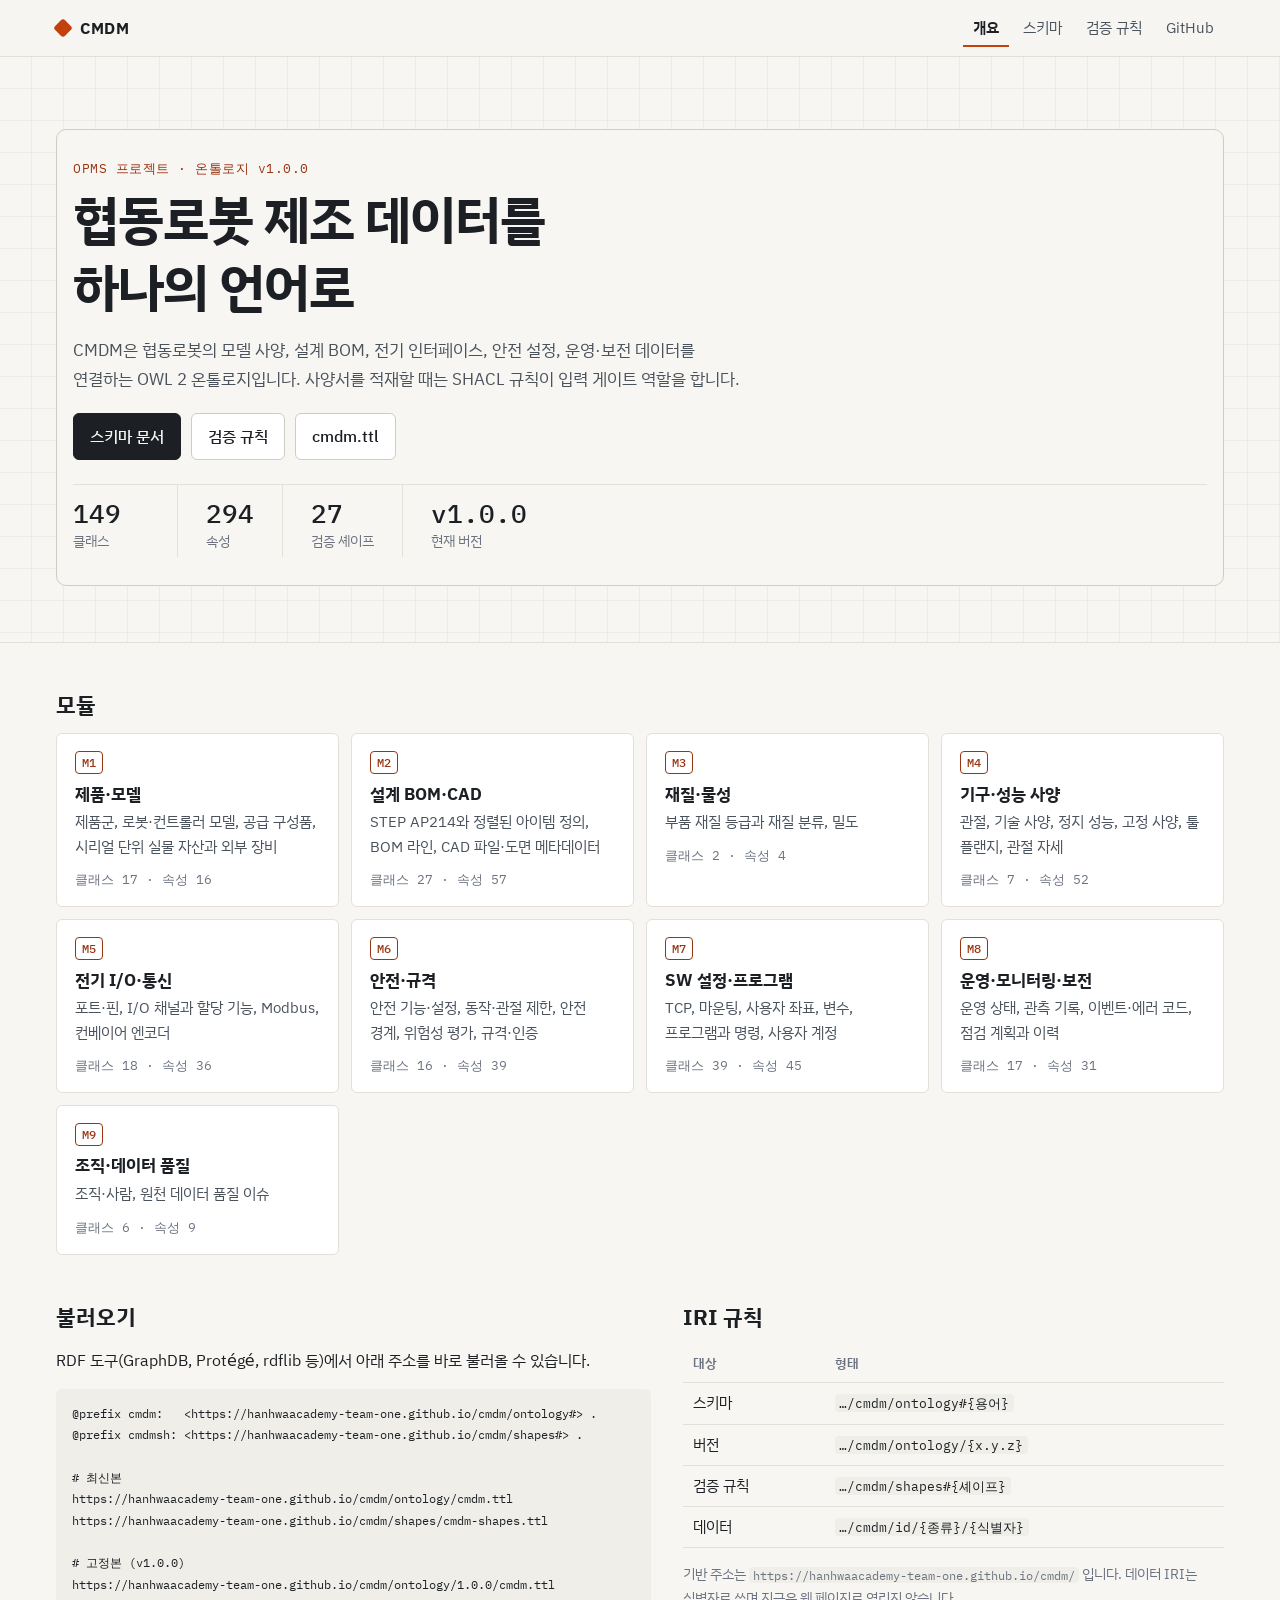
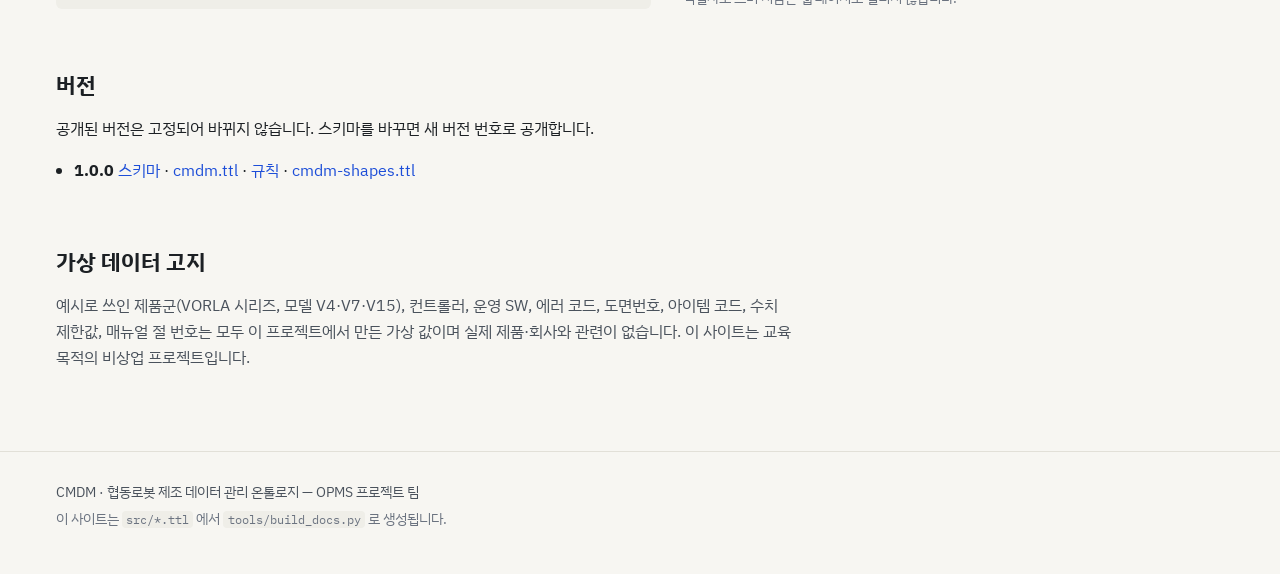
<file: docs/index.html>
<!doctype html>
<html lang="ko">
<head>
<meta charset="utf-8">
<meta name="viewport" content="width=device-width, initial-scale=1">
<title>CMDM — 협동로봇 제조 데이터 관리 온톨로지</title>
<meta name="description" content="협동로봇 제조 데이터 관리 온톨로지(CMDM) 스키마와 SHACL 검증 규칙">
<link rel="icon" href="assets/favicon.svg" type="image/svg+xml">
<link rel="preconnect" href="https://fonts.googleapis.com">
<link rel="preconnect" href="https://fonts.gstatic.com" crossorigin>
<link rel="stylesheet" href="https://fonts.googleapis.com/css2?family=IBM+Plex+Mono:wght@400;500&family=IBM+Plex+Sans+KR:wght@400;500;600;700&display=swap">
<link rel="stylesheet" href="assets/style.css">

</head>
<body>
<header class="topbar">
  <div class="topbar-inner">
    <a class="brand" href=""><span class="brand-mark" aria-hidden="true"></span>CMDM</a>
    <nav class="topnav" aria-label="사이트"><a href="" aria-current="page">개요</a><a href="ontology/">스키마</a><a href="shapes/">검증 규칙</a><a href="https://github.com/HanhwaAcademy-Team-One/cmdm" rel="noopener">GitHub</a></nav>
  </div>
</header>
<main>
<section class="hero hero-home">
  <div class="wrap">
    <p class="eyebrow">OPMS 프로젝트 · 온톨로지 v1.0.0</p>
    <h1>협동로봇 제조 데이터를<br>하나의 언어로</h1>
    <p class="lead">CMDM은 협동로봇의 모델 사양, 설계 BOM, 전기 인터페이스, 안전 설정, 운영·보전 데이터를 연결하는 OWL 2 온톨로지입니다. 사양서를 적재할 때는 SHACL 규칙이 입력 게이트 역할을 합니다.</p>
    <div class="actions">
      <a class="btn primary" href="ontology/">스키마 문서</a>
      <a class="btn" href="shapes/">검증 규칙</a>
      <a class="btn" href="ontology/cmdm.ttl" download>cmdm.ttl</a>
    </div>
    <ul class="stats">
      <li><strong>149</strong>클래스</li>
      <li><strong>294</strong>속성</li>
      <li><strong>27</strong>검증 셰이프</li>
      <li><strong>v1.0.0</strong>현재 버전</li>
    </ul>
  </div>
</section>

<section class="wrap block">
  <h2>모듈</h2>
  <div class="mod-grid"><a class="mod-card" href="ontology/#mod-M1">
  <span class="mod-code">M1</span>
  <h3>제품·모델</h3>
  <p>제품군, 로봇·컨트롤러 모델, 공급 구성품, 시리얼 단위 실물 자산과 외부 장비</p>
  <p class="mod-n">클래스 17 · 속성 16</p>
</a><a class="mod-card" href="ontology/#mod-M2">
  <span class="mod-code">M2</span>
  <h3>설계 BOM·CAD</h3>
  <p>STEP AP214와 정렬된 아이템 정의, BOM 라인, CAD 파일·도면 메타데이터</p>
  <p class="mod-n">클래스 27 · 속성 57</p>
</a><a class="mod-card" href="ontology/#mod-M3">
  <span class="mod-code">M3</span>
  <h3>재질·물성</h3>
  <p>부품 재질 등급과 재질 분류, 밀도</p>
  <p class="mod-n">클래스 2 · 속성 4</p>
</a><a class="mod-card" href="ontology/#mod-M4">
  <span class="mod-code">M4</span>
  <h3>기구·성능 사양</h3>
  <p>관절, 기술 사양, 정지 성능, 고정 사양, 툴 플랜지, 관절 자세</p>
  <p class="mod-n">클래스 7 · 속성 52</p>
</a><a class="mod-card" href="ontology/#mod-M5">
  <span class="mod-code">M5</span>
  <h3>전기 I/O·통신</h3>
  <p>포트·핀, I/O 채널과 할당 기능, Modbus, 컨베이어 엔코더</p>
  <p class="mod-n">클래스 18 · 속성 36</p>
</a><a class="mod-card" href="ontology/#mod-M6">
  <span class="mod-code">M6</span>
  <h3>안전·규격</h3>
  <p>안전 기능·설정, 동작·관절 제한, 안전 경계, 위험성 평가, 규격·인증</p>
  <p class="mod-n">클래스 16 · 속성 39</p>
</a><a class="mod-card" href="ontology/#mod-M7">
  <span class="mod-code">M7</span>
  <h3>SW 설정·프로그램</h3>
  <p>TCP, 마운팅, 사용자 좌표, 변수, 프로그램과 명령, 사용자 계정</p>
  <p class="mod-n">클래스 39 · 속성 45</p>
</a><a class="mod-card" href="ontology/#mod-M8">
  <span class="mod-code">M8</span>
  <h3>운영·모니터링·보전</h3>
  <p>운영 상태, 관측 기록, 이벤트·에러 코드, 점검 계획과 이력</p>
  <p class="mod-n">클래스 17 · 속성 31</p>
</a><a class="mod-card" href="ontology/#mod-M9">
  <span class="mod-code">M9</span>
  <h3>조직·데이터 품질</h3>
  <p>조직·사람, 원천 데이터 품질 이슈</p>
  <p class="mod-n">클래스 6 · 속성 9</p>
</a></div>
</section>

<section class="wrap block two-col">
  <div>
    <h2>불러오기</h2>
    <p>RDF 도구(GraphDB, Protégé, rdflib 등)에서 아래 주소를 바로 불러올 수 있습니다.</p>
    <pre><code>@prefix cmdm:   &lt;https://hanhwaacademy-team-one.github.io/cmdm/ontology#&gt; .
@prefix cmdmsh: &lt;https://hanhwaacademy-team-one.github.io/cmdm/shapes#&gt; .

# 최신본
https://hanhwaacademy-team-one.github.io/cmdm/ontology/cmdm.ttl
https://hanhwaacademy-team-one.github.io/cmdm/shapes/cmdm-shapes.ttl

# 고정본 (v1.0.0)
https://hanhwaacademy-team-one.github.io/cmdm/ontology/1.0.0/cmdm.ttl</code></pre>
  </div>
  <div>
    <h2>IRI 규칙</h2>
    <table class="iri-table">
      <thead><tr><th>대상</th><th>형태</th></tr></thead>
      <tbody>
        <tr><td>스키마</td><td><code>…/cmdm/ontology#{용어}</code></td></tr>
        <tr><td>버전</td><td><code>…/cmdm/ontology/{x.y.z}</code></td></tr>
        <tr><td>검증 규칙</td><td><code>…/cmdm/shapes#{셰이프}</code></td></tr>
        <tr><td>데이터</td><td><code>…/cmdm/id/{종류}/{식별자}</code></td></tr>
      </tbody>
    </table>
    <p class="muted small">기반 주소는 <code>https://hanhwaacademy-team-one.github.io/cmdm/</code> 입니다. 데이터 IRI는 식별자로 쓰며 지금은 웹 페이지로 열리지 않습니다.</p>
  </div>
</section>

<section class="wrap block">
  <h2>버전</h2>
  <p>공개된 버전은 고정되어 바뀌지 않습니다. 스키마를 바꾸면 새 버전 번호로 공개합니다.</p>
  <ul class="versions"><li><strong>1.0.0</strong> <a href="ontology/1.0.0/">스키마</a> · <a href="ontology/1.0.0/cmdm.ttl">cmdm.ttl</a> · <a href="shapes/1.0.0/">규칙</a> · <a href="shapes/1.0.0/cmdm-shapes.ttl">cmdm-shapes.ttl</a></li></ul>
</section>

<section class="wrap block note">
  <h2>가상 데이터 고지</h2>
  <p>예시로 쓰인 제품군(VORLA 시리즈, 모델 V4·V7·V15), 컨트롤러, 운영 SW, 에러 코드, 도면번호, 아이템 코드, 수치 제한값, 매뉴얼 절 번호는 모두 이 프로젝트에서 만든 가상 값이며 실제 제품·회사와 관련이 없습니다. 이 사이트는 교육 목적의 비상업 프로젝트입니다.</p>
</section>
</main>
<footer class="footer">
  <div class="wrap">
    <p>CMDM · 협동로봇 제조 데이터 관리 온톨로지 — OPMS 프로젝트 팀</p>
    <p class="muted">이 사이트는 <code>src/*.ttl</code> 에서 <code>tools/build_docs.py</code> 로 생성됩니다.</p>
  </div>
</footer>
<script src="assets/site.js"></script>
</body>
</html>
</file>
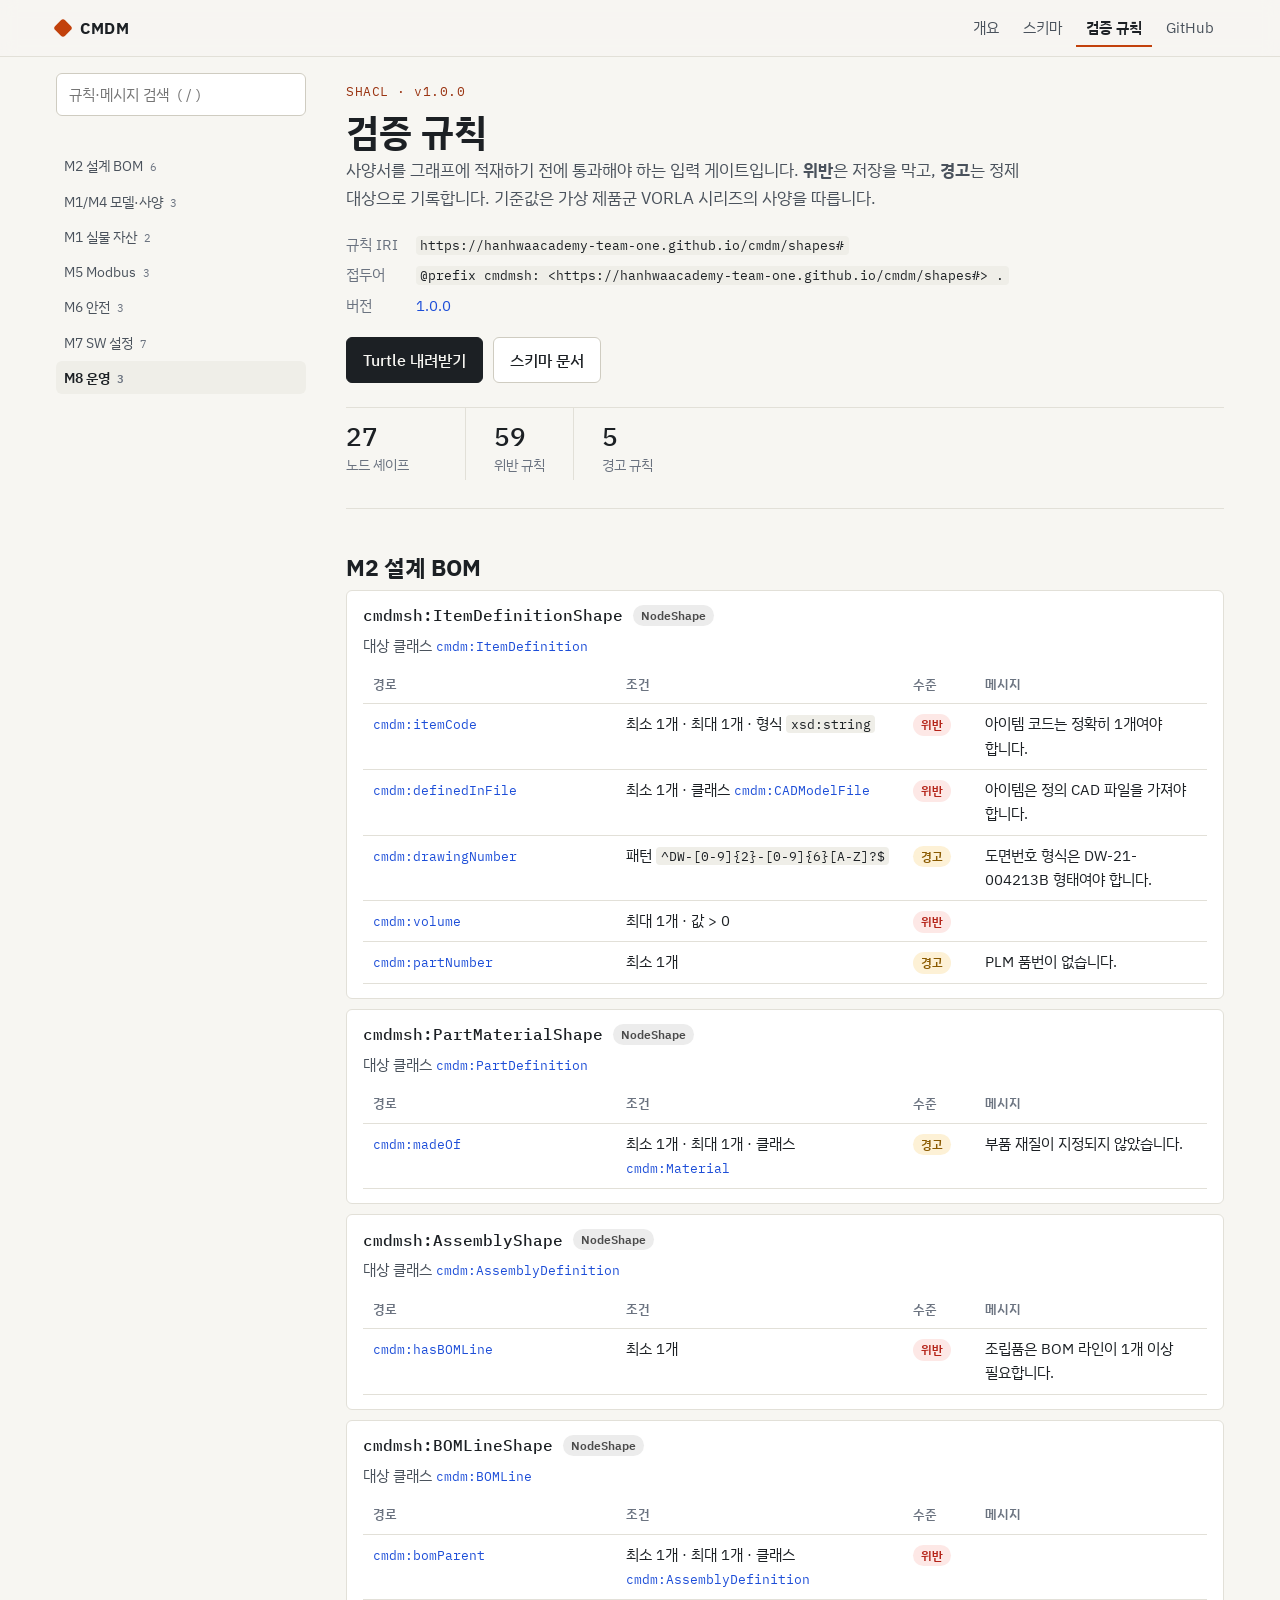
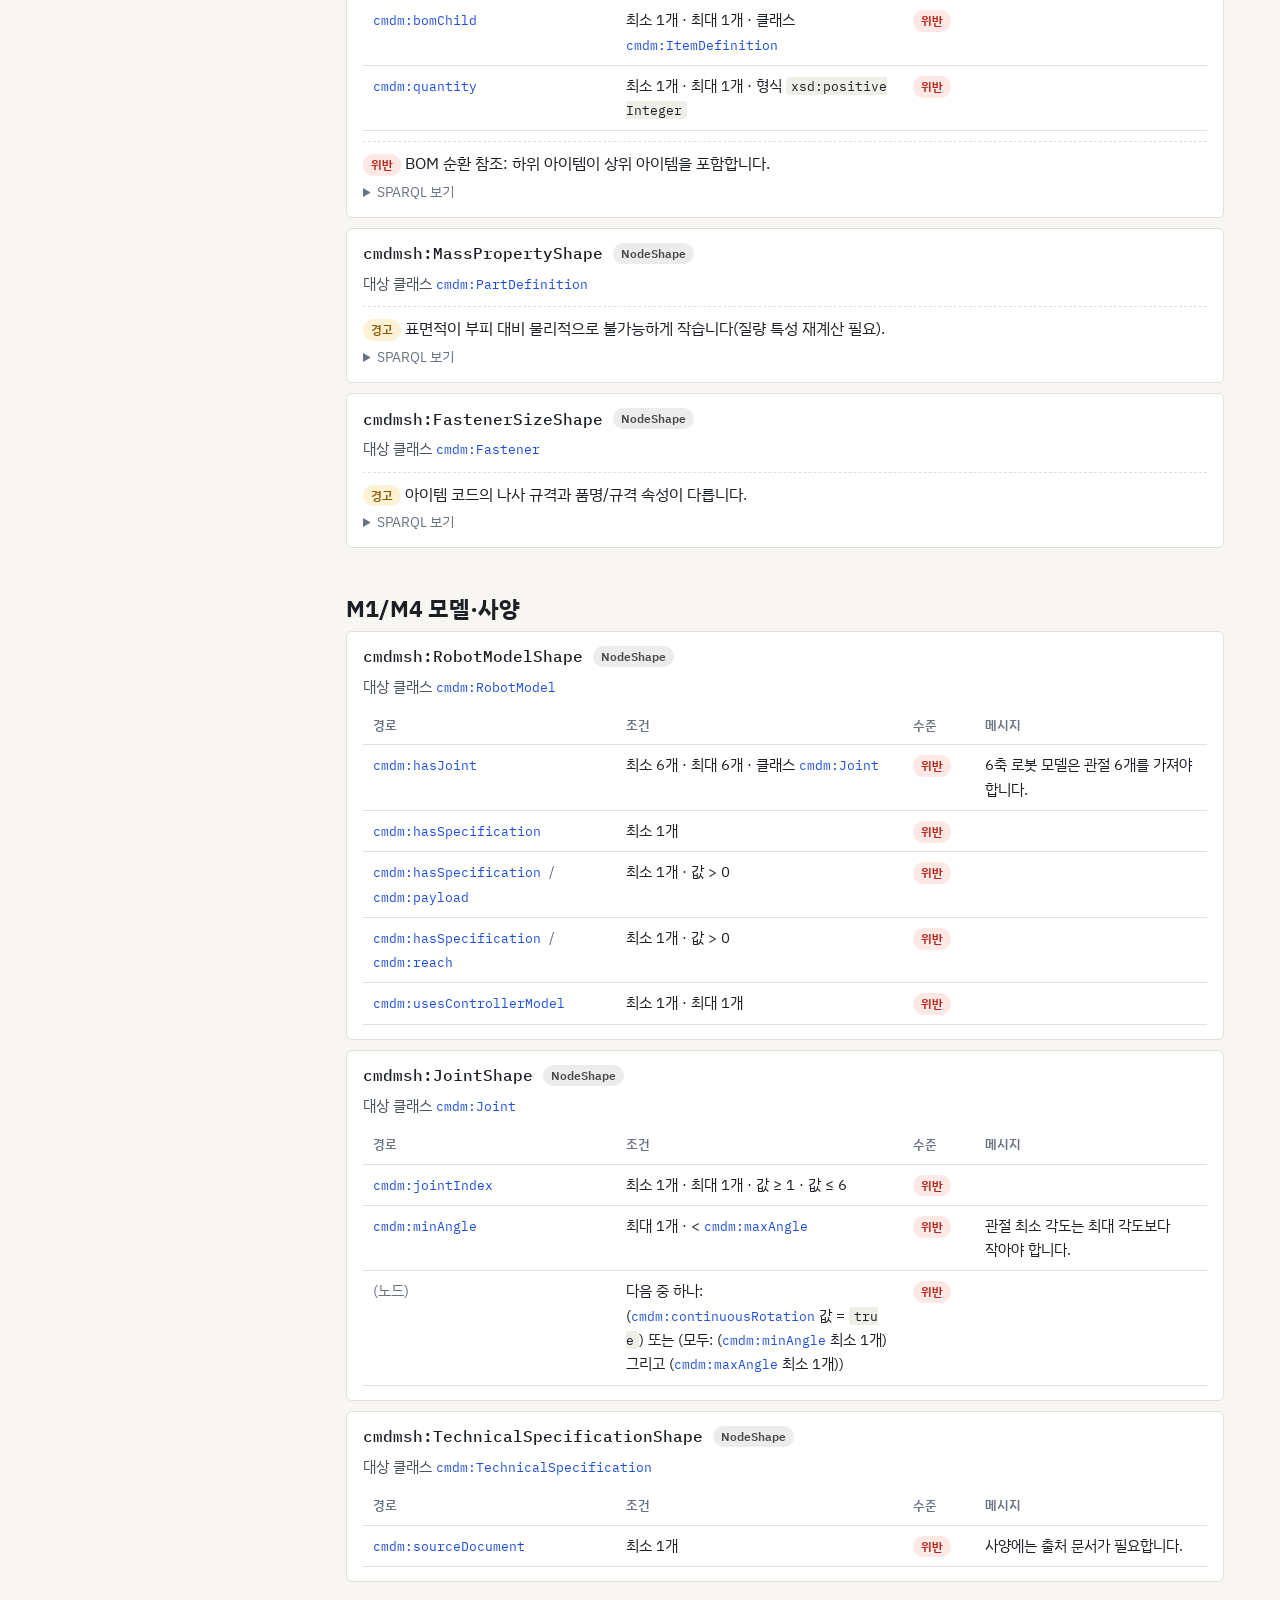
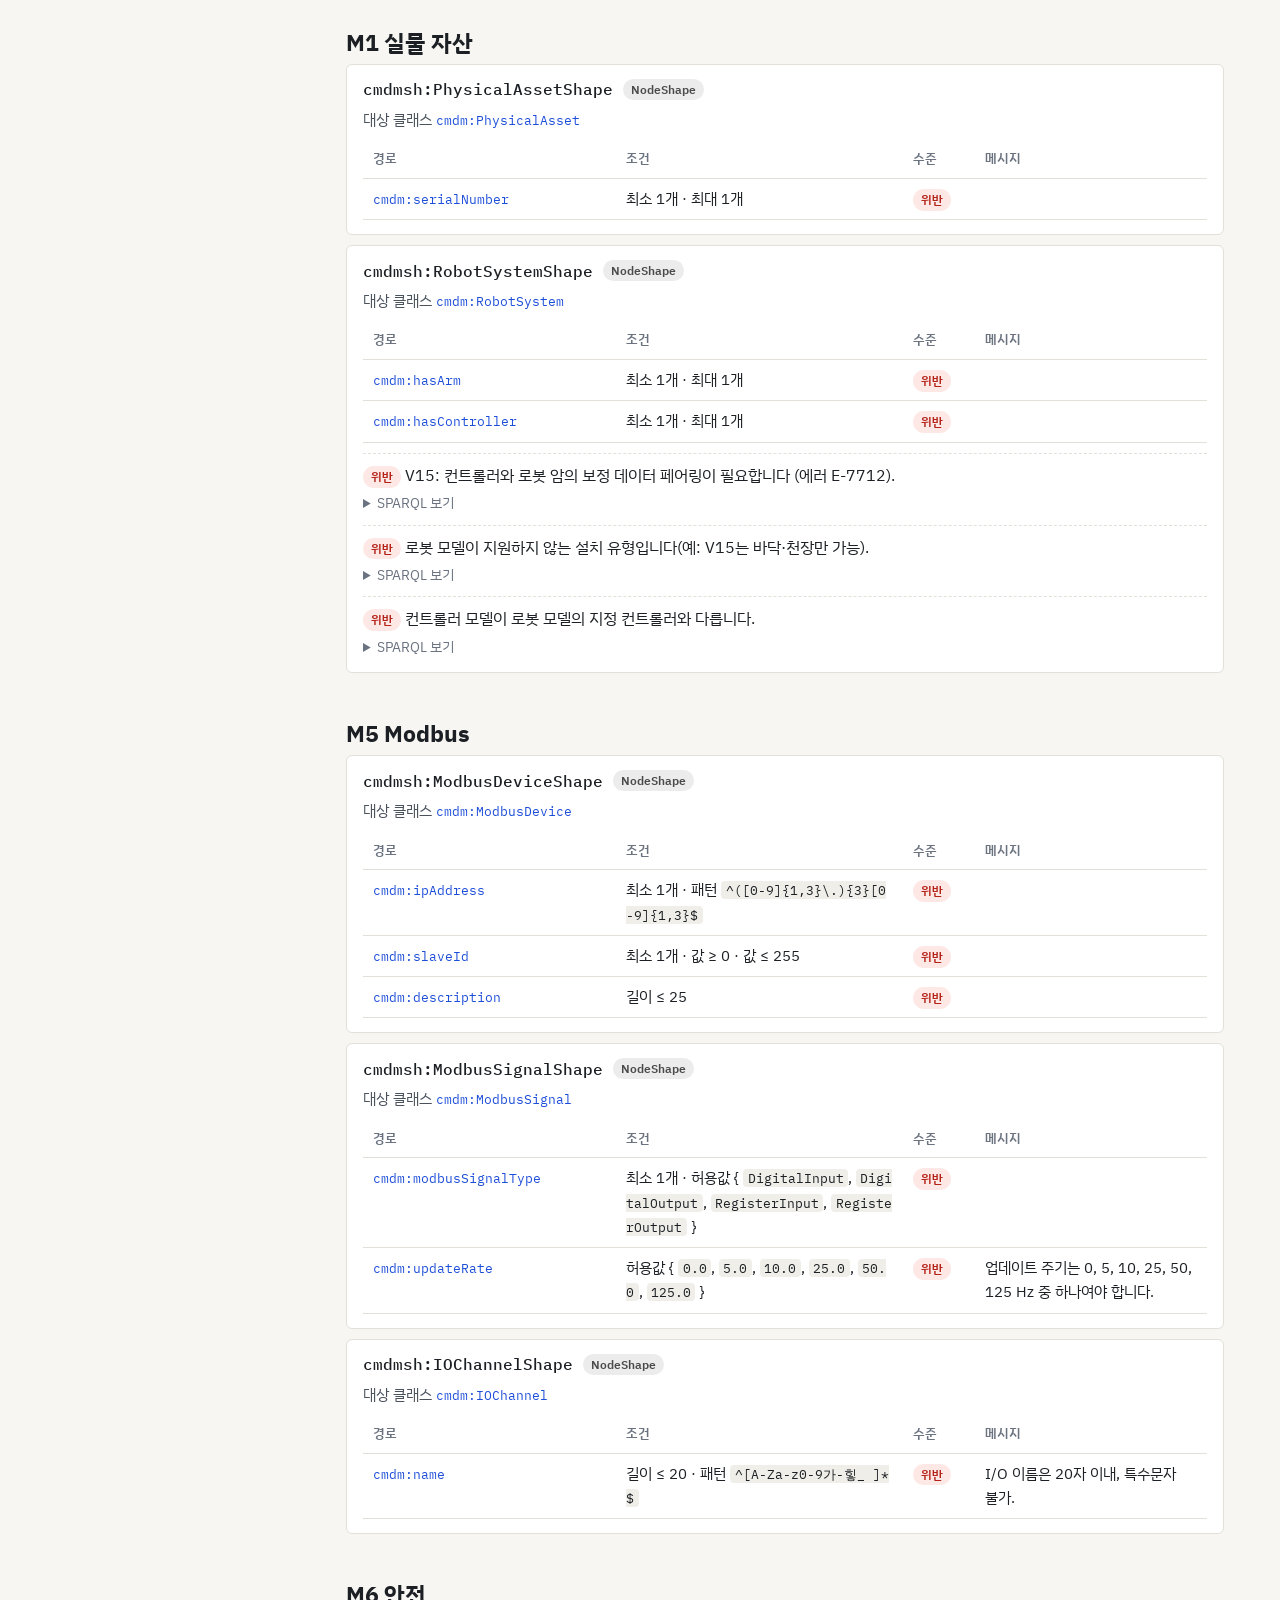
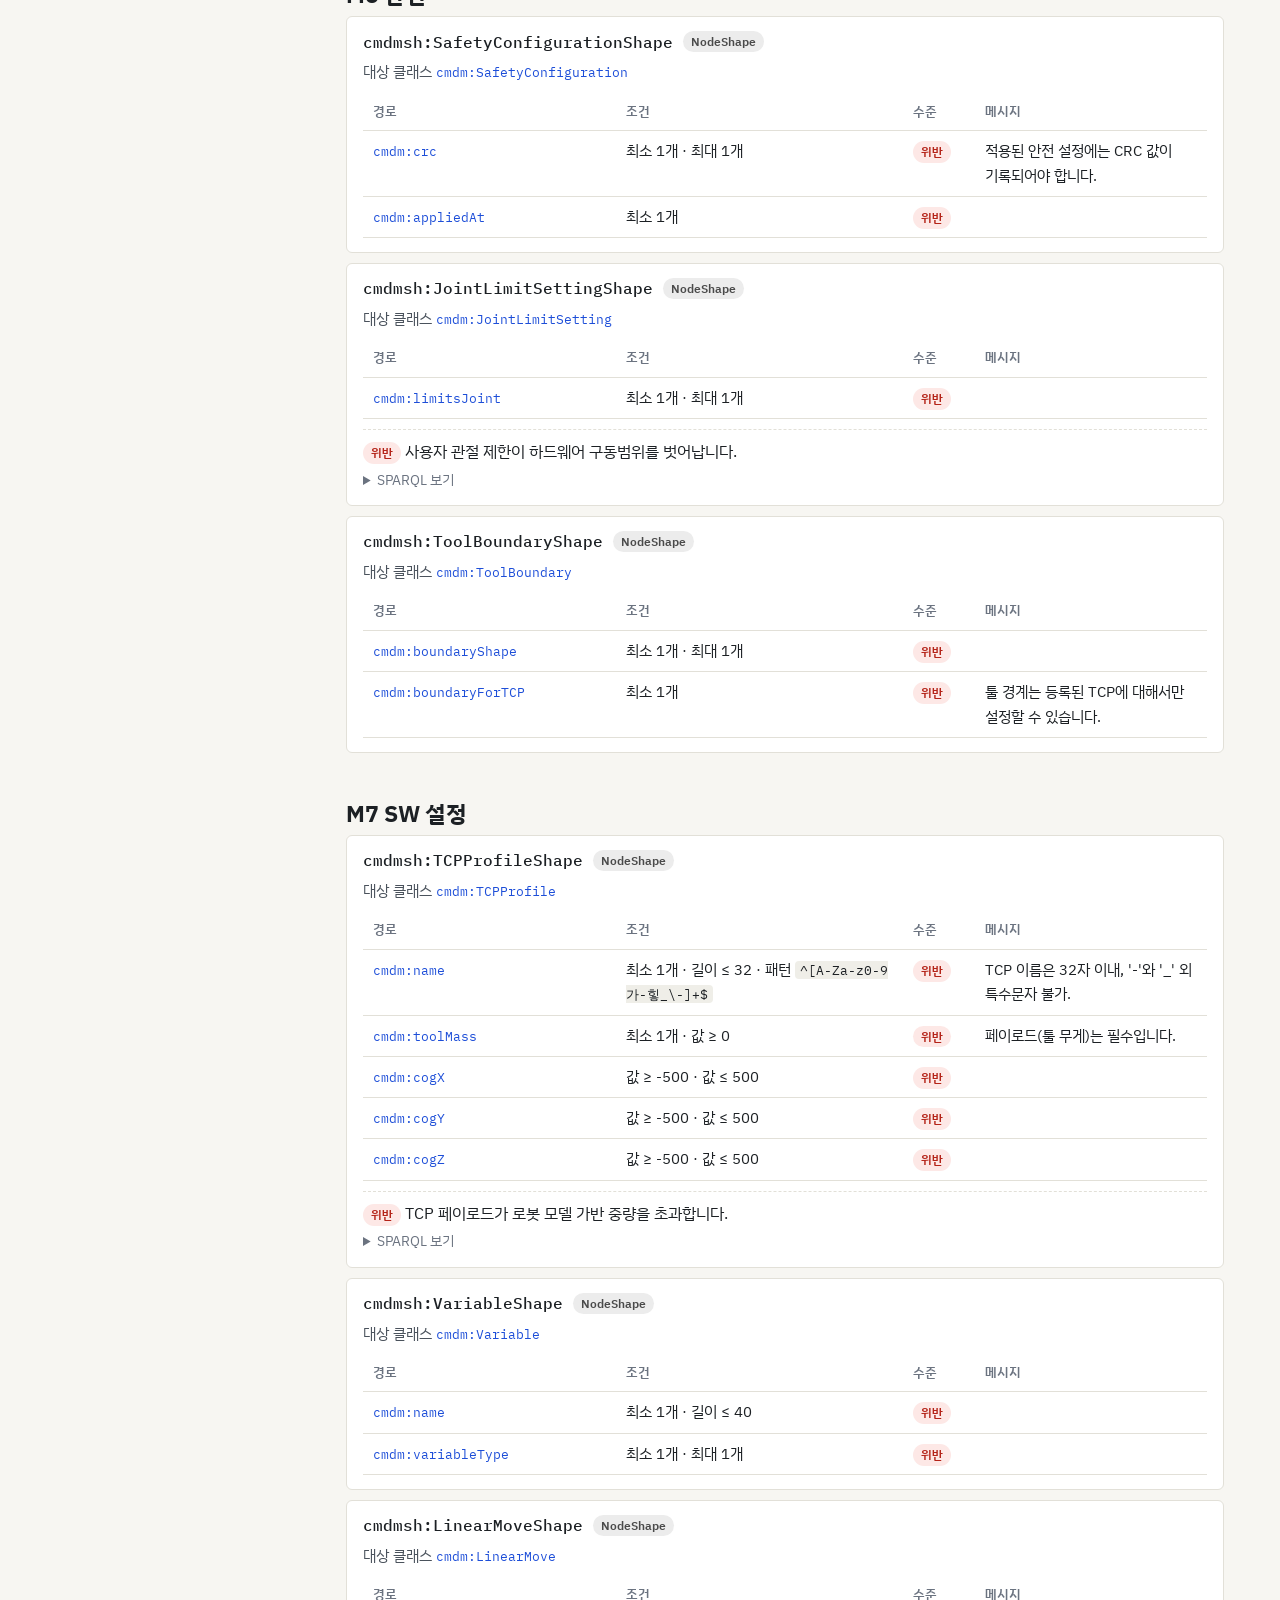
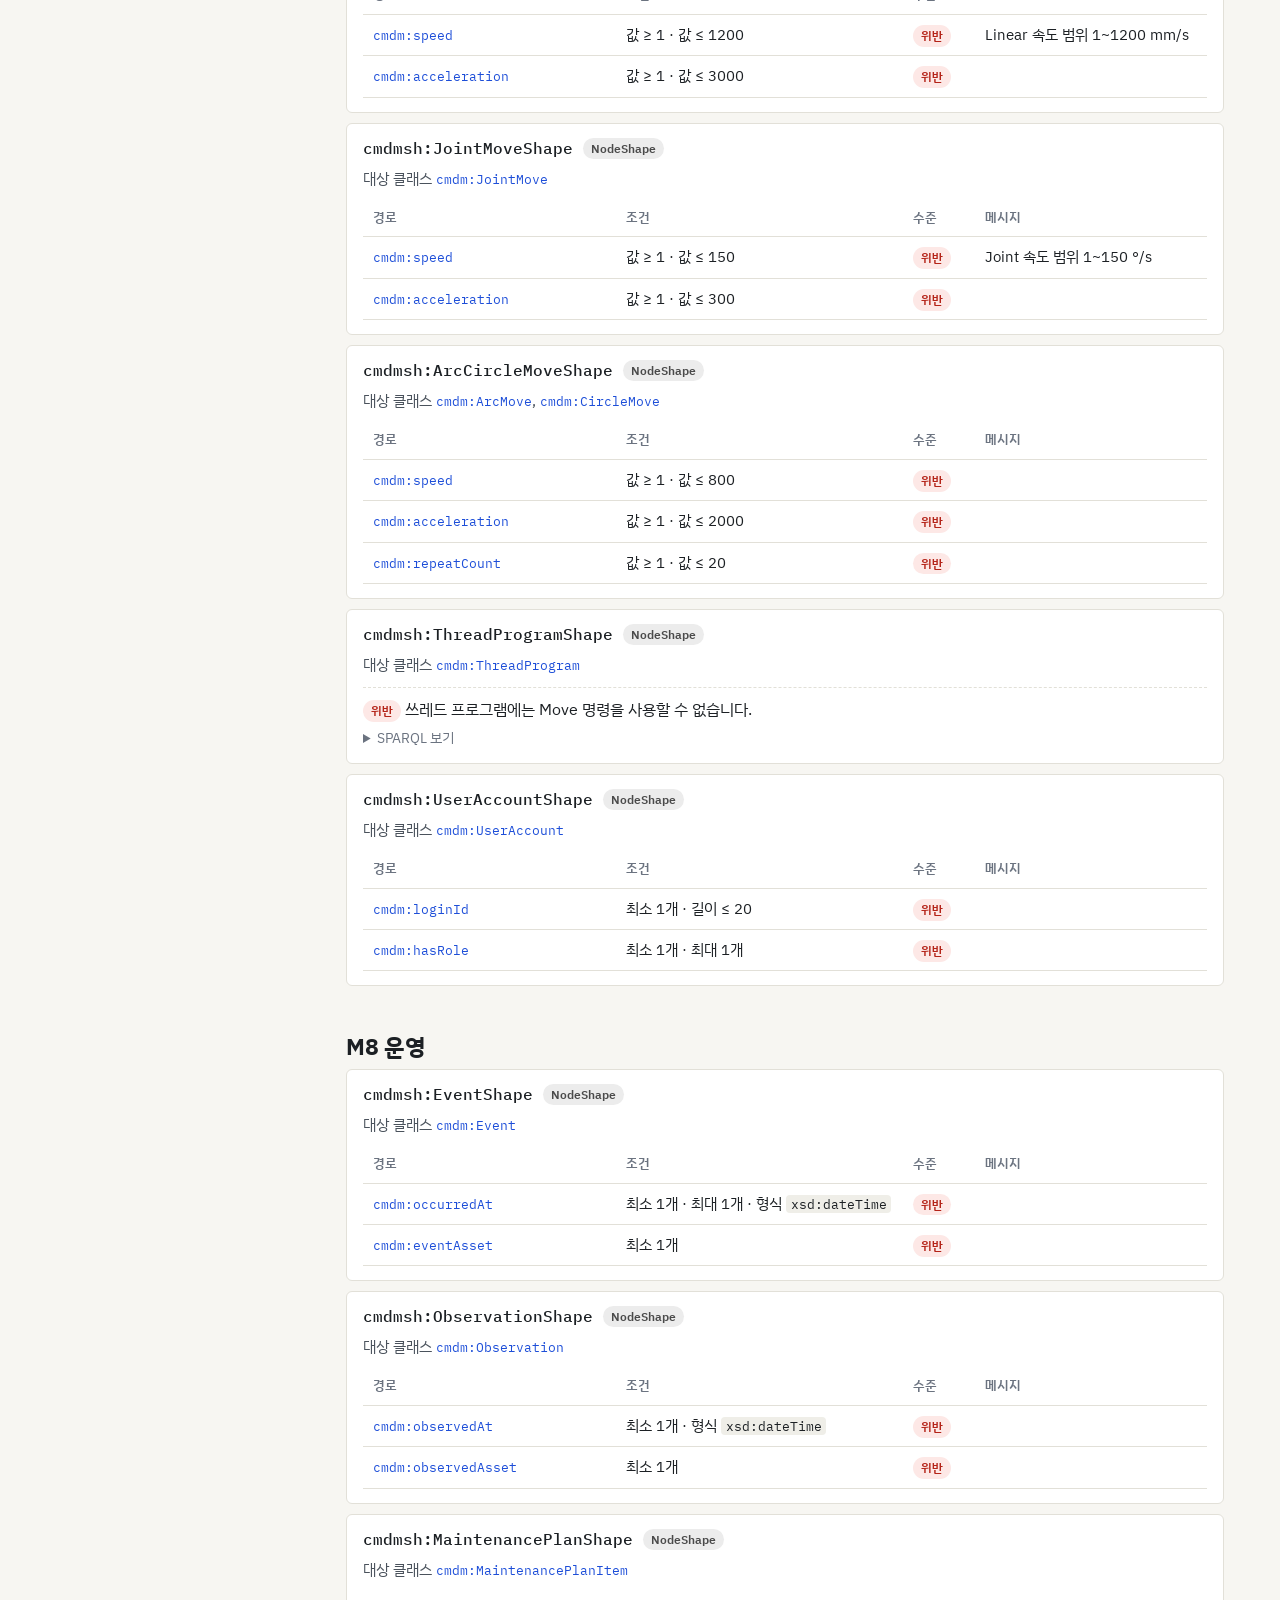
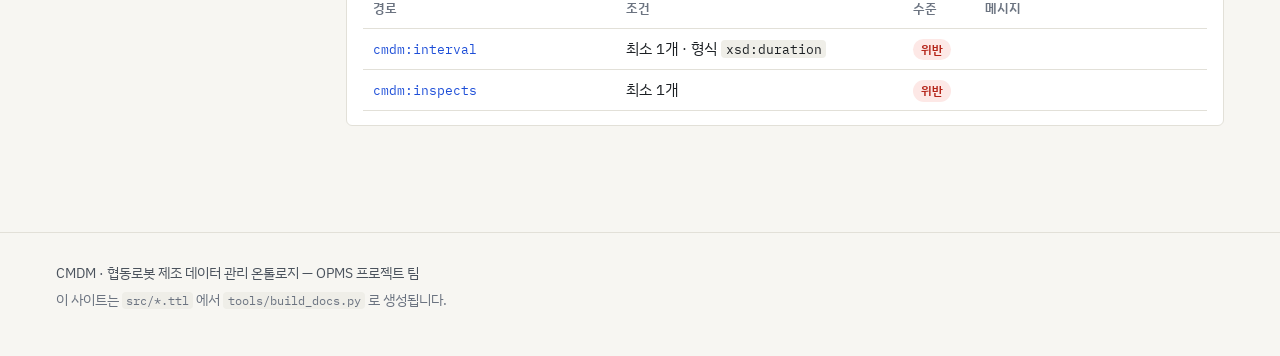
<file: docs/shapes/index.html>
<!doctype html>
<html lang="ko">
<head>
<meta charset="utf-8">
<meta name="viewport" content="width=device-width, initial-scale=1">
<title>CMDM 검증 규칙</title>
<meta name="description" content="CMDM 사양 데이터 입력 게이트용 SHACL 규칙">
<link rel="icon" href="../assets/favicon.svg" type="image/svg+xml">
<link rel="preconnect" href="https://fonts.googleapis.com">
<link rel="preconnect" href="https://fonts.gstatic.com" crossorigin>
<link rel="stylesheet" href="https://fonts.googleapis.com/css2?family=IBM+Plex+Mono:wght@400;500&family=IBM+Plex+Sans+KR:wght@400;500;600;700&display=swap">
<link rel="stylesheet" href="../assets/style.css">
<link rel="alternate" type="text/turtle" href="cmdm-shapes.ttl" title="CMDM SHACL (Turtle)">
</head>
<body>
<header class="topbar">
  <div class="topbar-inner">
    <a class="brand" href="../"><span class="brand-mark" aria-hidden="true"></span>CMDM</a>
    <nav class="topnav" aria-label="사이트"><a href="../">개요</a><a href="../ontology/">스키마</a><a href="../shapes/" aria-current="page">검증 규칙</a><a href="https://github.com/HanhwaAcademy-Team-One/cmdm" rel="noopener">GitHub</a></nav>
  </div>
</header>
<main class="wrap layout">
<aside class="sidebar" aria-label="규칙 묶음">
  <div class="search">
  <label class="sr-only" for="q">검색</label>
  <input id="q" type="search" placeholder="규칙·메시지 검색  ( / )" autocomplete="off" spellcheck="false">
  <p class="search-count" aria-live="polite"></p>
</div>
  <ul class="toc"><li><a href="#sec-M2-설계-BOM">M2 설계 BOM <span class="n">6</span></a></li><li><a href="#sec-M1-M4-모델-사양">M1/M4 모델·사양 <span class="n">3</span></a></li><li><a href="#sec-M1-실물-자산">M1 실물 자산 <span class="n">2</span></a></li><li><a href="#sec-M5-Modbus">M5 Modbus <span class="n">3</span></a></li><li><a href="#sec-M6-안전">M6 안전 <span class="n">3</span></a></li><li><a href="#sec-M7-SW-설정">M7 SW 설정 <span class="n">7</span></a></li><li><a href="#sec-M8-운영">M8 운영 <span class="n">3</span></a></li></ul>
</aside>
<div class="content">
  
  <section class="hero hero-doc">
    <p class="eyebrow">SHACL · v1.0.0</p>
    <h1>검증 규칙</h1>
    <p class="lead">사양서를 그래프에 적재하기 전에 통과해야 하는 입력 게이트입니다. <strong>위반</strong>은 저장을 막고, <strong>경고</strong>는 정제 대상으로 기록합니다. 기준값은 가상 제품군 VORLA 시리즈의 사양을 따릅니다.</p>
    <dl class="meta">
      <dt>규칙 IRI</dt><dd><code>https://hanhwaacademy-team-one.github.io/cmdm/shapes#</code></dd>
      <dt>접두어</dt><dd><code>@prefix cmdmsh: &lt;https://hanhwaacademy-team-one.github.io/cmdm/shapes#&gt; .</code></dd>
      <dt>버전</dt><dd><a href="../shapes/1.0.0/">1.0.0</a></dd>
    </dl>
    <div class="actions">
      <a class="btn primary" href="cmdm-shapes.ttl" download>Turtle 내려받기</a>
      <a class="btn" href="../ontology/">스키마 문서</a>
    </div>
    <ul class="stats">
      <li><strong>27</strong>노드 셰이프</li>
      <li><strong>59</strong>위반 규칙</li>
      <li><strong>5</strong>경고 규칙</li>
    </ul>
  </section>
  <section class="module" id="sec-M2-설계-BOM"><h2>M2 설계 BOM</h2><article class="term shape" id="ItemDefinitionShape" data-search="itemdefinitionshape cmdm:itemdefinition 아이템 코드는 정확히 1개여야 합니다. 아이템은 정의 cad 파일을 가져야 합니다. 도면번호 형식은 dw-21-004213b 형태여야 합니다. plm 품번이 없습니다.">
  <header class="term-head">
    <h4><a class="anchor" href="#ItemDefinitionShape">cmdmsh:ItemDefinitionShape</a></h4>
    <span class="badge b-shape">NodeShape</span>
  </header>
  <p class="target">대상 클래스 <a class="ref" href="../ontology/#ItemDefinition"><code>cmdm:ItemDefinition</code></a></p>
  <table class="rules">
<thead><tr><th>경로</th><th>조건</th><th>수준</th><th>메시지</th></tr></thead>
<tbody><tr>
  <td data-label="경로"><a class="ref" href="../ontology/#itemCode"><code>cmdm:itemCode</code></a></td>
  <td data-label="조건">최소 1개 · 최대 1개 · 형식 <code title="http://www.w3.org/2001/XMLSchema#string">xsd:string</code></td>
  <td data-label="수준"><span class="sev sev-violation">위반</span></td>
  <td data-label="메시지">아이템 코드는 정확히 1개여야 합니다.</td>
</tr><tr>
  <td data-label="경로"><a class="ref" href="../ontology/#definedInFile"><code>cmdm:definedInFile</code></a></td>
  <td data-label="조건">최소 1개 · 클래스 <a class="ref" href="../ontology/#CADModelFile"><code>cmdm:CADModelFile</code></a></td>
  <td data-label="수준"><span class="sev sev-violation">위반</span></td>
  <td data-label="메시지">아이템은 정의 CAD 파일을 가져야 합니다.</td>
</tr><tr>
  <td data-label="경로"><a class="ref" href="../ontology/#drawingNumber"><code>cmdm:drawingNumber</code></a></td>
  <td data-label="조건">패턴 <code>^DW-[0-9]{2}-[0-9]{6}[A-Z]?$</code></td>
  <td data-label="수준"><span class="sev sev-warning">경고</span></td>
  <td data-label="메시지">도면번호 형식은 DW-21-004213B 형태여야 합니다.</td>
</tr><tr>
  <td data-label="경로"><a class="ref" href="../ontology/#volume"><code>cmdm:volume</code></a></td>
  <td data-label="조건">최대 1개 · 값 > 0</td>
  <td data-label="수준"><span class="sev sev-violation">위반</span></td>
  <td data-label="메시지"></td>
</tr><tr>
  <td data-label="경로"><a class="ref" href="../ontology/#partNumber"><code>cmdm:partNumber</code></a></td>
  <td data-label="조건">최소 1개</td>
  <td data-label="수준"><span class="sev sev-warning">경고</span></td>
  <td data-label="메시지">PLM 품번이 없습니다.</td>
</tr></tbody></table>
</article><article class="term shape" id="PartMaterialShape" data-search="partmaterialshape cmdm:partdefinition 부품 재질이 지정되지 않았습니다.">
  <header class="term-head">
    <h4><a class="anchor" href="#PartMaterialShape">cmdmsh:PartMaterialShape</a></h4>
    <span class="badge b-shape">NodeShape</span>
  </header>
  <p class="target">대상 클래스 <a class="ref" href="../ontology/#PartDefinition"><code>cmdm:PartDefinition</code></a></p>
  <table class="rules">
<thead><tr><th>경로</th><th>조건</th><th>수준</th><th>메시지</th></tr></thead>
<tbody><tr>
  <td data-label="경로"><a class="ref" href="../ontology/#madeOf"><code>cmdm:madeOf</code></a></td>
  <td data-label="조건">최소 1개 · 최대 1개 · 클래스 <a class="ref" href="../ontology/#Material"><code>cmdm:Material</code></a></td>
  <td data-label="수준"><span class="sev sev-warning">경고</span></td>
  <td data-label="메시지">부품 재질이 지정되지 않았습니다.</td>
</tr></tbody></table>
</article><article class="term shape" id="AssemblyShape" data-search="assemblyshape cmdm:assemblydefinition 조립품은 bom 라인이 1개 이상 필요합니다.">
  <header class="term-head">
    <h4><a class="anchor" href="#AssemblyShape">cmdmsh:AssemblyShape</a></h4>
    <span class="badge b-shape">NodeShape</span>
  </header>
  <p class="target">대상 클래스 <a class="ref" href="../ontology/#AssemblyDefinition"><code>cmdm:AssemblyDefinition</code></a></p>
  <table class="rules">
<thead><tr><th>경로</th><th>조건</th><th>수준</th><th>메시지</th></tr></thead>
<tbody><tr>
  <td data-label="경로"><a class="ref" href="../ontology/#hasBOMLine"><code>cmdm:hasBOMLine</code></a></td>
  <td data-label="조건">최소 1개</td>
  <td data-label="수준"><span class="sev sev-violation">위반</span></td>
  <td data-label="메시지">조립품은 BOM 라인이 1개 이상 필요합니다.</td>
</tr></tbody></table>
</article><article class="term shape" id="BOMLineShape" data-search="bomlineshape cmdm:bomline bom 순환 참조: 하위 아이템이 상위 아이템을 포함합니다.">
  <header class="term-head">
    <h4><a class="anchor" href="#BOMLineShape">cmdmsh:BOMLineShape</a></h4>
    <span class="badge b-shape">NodeShape</span>
  </header>
  <p class="target">대상 클래스 <a class="ref" href="../ontology/#BOMLine"><code>cmdm:BOMLine</code></a></p>
  <table class="rules">
<thead><tr><th>경로</th><th>조건</th><th>수준</th><th>메시지</th></tr></thead>
<tbody><tr>
  <td data-label="경로"><a class="ref" href="../ontology/#bomParent"><code>cmdm:bomParent</code></a></td>
  <td data-label="조건">최소 1개 · 최대 1개 · 클래스 <a class="ref" href="../ontology/#AssemblyDefinition"><code>cmdm:AssemblyDefinition</code></a></td>
  <td data-label="수준"><span class="sev sev-violation">위반</span></td>
  <td data-label="메시지"></td>
</tr><tr>
  <td data-label="경로"><a class="ref" href="../ontology/#bomChild"><code>cmdm:bomChild</code></a></td>
  <td data-label="조건">최소 1개 · 최대 1개 · 클래스 <a class="ref" href="../ontology/#ItemDefinition"><code>cmdm:ItemDefinition</code></a></td>
  <td data-label="수준"><span class="sev sev-violation">위반</span></td>
  <td data-label="메시지"></td>
</tr><tr>
  <td data-label="경로"><a class="ref" href="../ontology/#quantity"><code>cmdm:quantity</code></a></td>
  <td data-label="조건">최소 1개 · 최대 1개 · 형식 <code title="http://www.w3.org/2001/XMLSchema#positiveInteger">xsd:positiveInteger</code></td>
  <td data-label="수준"><span class="sev sev-violation">위반</span></td>
  <td data-label="메시지"></td>
</tr></tbody></table><div class="sparql">
  <p><span class="sev sev-violation">위반</span> BOM 순환 참조: 하위 아이템이 상위 아이템을 포함합니다.</p>
  <details><summary>SPARQL 보기</summary><pre><code>SELECT $this WHERE {
  $this cmdm:bomParent ?p ; cmdm:bomChild ?c .
  ?c (cmdm:hasBOMLine/cmdm:bomChild)* ?p .
}</code></pre></details>
</div>
</article><article class="term shape" id="MassPropertyShape" data-search="masspropertyshape cmdm:partdefinition 표면적이 부피 대비 물리적으로 불가능하게 작습니다(질량 특성 재계산 필요).">
  <header class="term-head">
    <h4><a class="anchor" href="#MassPropertyShape">cmdmsh:MassPropertyShape</a></h4>
    <span class="badge b-shape">NodeShape</span>
  </header>
  <p class="target">대상 클래스 <a class="ref" href="../ontology/#PartDefinition"><code>cmdm:PartDefinition</code></a></p>
  <div class="sparql">
  <p><span class="sev sev-warning">경고</span> 표면적이 부피 대비 물리적으로 불가능하게 작습니다(질량 특성 재계산 필요).</p>
  <details><summary>SPARQL 보기</summary><pre><code>SELECT $this ?value WHERE {
  $this cmdm:volume ?v ; cmdm:surfaceArea ?value .
  FILTER ( (?value * ?value * ?value) &lt; 113.0973 * ?v * ?v * 0.999 )
}</code></pre></details>
</div>
</article><article class="term shape" id="FastenerSizeShape" data-search="fastenersizeshape cmdm:fastener 아이템 코드의 나사 규격과 품명/규격 속성이 다릅니다.">
  <header class="term-head">
    <h4><a class="anchor" href="#FastenerSizeShape">cmdmsh:FastenerSizeShape</a></h4>
    <span class="badge b-shape">NodeShape</span>
  </header>
  <p class="target">대상 클래스 <a class="ref" href="../ontology/#Fastener"><code>cmdm:Fastener</code></a></p>
  <div class="sparql">
  <p><span class="sev sev-warning">경고</span> 아이템 코드의 나사 규격과 품명/규격 속성이 다릅니다.</p>
  <details><summary>SPARQL 보기</summary><pre><code>SELECT $this ?value WHERE {
  $this cmdm:itemCode ?code ; cmdm:partName ?value .
  FILTER ( regex(?code, &quot;M[0-9]+X[0-9]+&quot;) &amp;&amp; regex(?value, &quot;M[0-9]+X[0-9]+&quot;) )
  BIND ( replace(?code, &quot;^.*(M[0-9]+X[0-9]+).*$&quot;, &quot;$1&quot;) AS ?a )
  BIND ( replace(?value, &quot;^.*?(M[0-9]+X[0-9]+).*$&quot;, &quot;$1&quot;) AS ?b )
  FILTER ( ?a != ?b )
}</code></pre></details>
</div>
</article></section><section class="module" id="sec-M1-M4-모델-사양"><h2>M1/M4 모델·사양</h2><article class="term shape" id="RobotModelShape" data-search="robotmodelshape cmdm:robotmodel 6축 로봇 모델은 관절 6개를 가져야 합니다.">
  <header class="term-head">
    <h4><a class="anchor" href="#RobotModelShape">cmdmsh:RobotModelShape</a></h4>
    <span class="badge b-shape">NodeShape</span>
  </header>
  <p class="target">대상 클래스 <a class="ref" href="../ontology/#RobotModel"><code>cmdm:RobotModel</code></a></p>
  <table class="rules">
<thead><tr><th>경로</th><th>조건</th><th>수준</th><th>메시지</th></tr></thead>
<tbody><tr>
  <td data-label="경로"><a class="ref" href="../ontology/#hasJoint"><code>cmdm:hasJoint</code></a></td>
  <td data-label="조건">최소 6개 · 최대 6개 · 클래스 <a class="ref" href="../ontology/#Joint"><code>cmdm:Joint</code></a></td>
  <td data-label="수준"><span class="sev sev-violation">위반</span></td>
  <td data-label="메시지">6축 로봇 모델은 관절 6개를 가져야 합니다.</td>
</tr><tr>
  <td data-label="경로"><a class="ref" href="../ontology/#hasSpecification"><code>cmdm:hasSpecification</code></a></td>
  <td data-label="조건">최소 1개</td>
  <td data-label="수준"><span class="sev sev-violation">위반</span></td>
  <td data-label="메시지"></td>
</tr><tr>
  <td data-label="경로"><a class="ref" href="../ontology/#hasSpecification"><code>cmdm:hasSpecification</code></a> <span class="arrow">/</span> <a class="ref" href="../ontology/#payload"><code>cmdm:payload</code></a></td>
  <td data-label="조건">최소 1개 · 값 > 0</td>
  <td data-label="수준"><span class="sev sev-violation">위반</span></td>
  <td data-label="메시지"></td>
</tr><tr>
  <td data-label="경로"><a class="ref" href="../ontology/#hasSpecification"><code>cmdm:hasSpecification</code></a> <span class="arrow">/</span> <a class="ref" href="../ontology/#reach"><code>cmdm:reach</code></a></td>
  <td data-label="조건">최소 1개 · 값 > 0</td>
  <td data-label="수준"><span class="sev sev-violation">위반</span></td>
  <td data-label="메시지"></td>
</tr><tr>
  <td data-label="경로"><a class="ref" href="../ontology/#usesControllerModel"><code>cmdm:usesControllerModel</code></a></td>
  <td data-label="조건">최소 1개 · 최대 1개</td>
  <td data-label="수준"><span class="sev sev-violation">위반</span></td>
  <td data-label="메시지"></td>
</tr></tbody></table>
</article><article class="term shape" id="JointShape" data-search="jointshape cmdm:joint 관절 최소 각도는 최대 각도보다 작아야 합니다.">
  <header class="term-head">
    <h4><a class="anchor" href="#JointShape">cmdmsh:JointShape</a></h4>
    <span class="badge b-shape">NodeShape</span>
  </header>
  <p class="target">대상 클래스 <a class="ref" href="../ontology/#Joint"><code>cmdm:Joint</code></a></p>
  <table class="rules">
<thead><tr><th>경로</th><th>조건</th><th>수준</th><th>메시지</th></tr></thead>
<tbody><tr>
  <td data-label="경로"><a class="ref" href="../ontology/#jointIndex"><code>cmdm:jointIndex</code></a></td>
  <td data-label="조건">최소 1개 · 최대 1개 · 값 ≥ 1 · 값 ≤ 6</td>
  <td data-label="수준"><span class="sev sev-violation">위반</span></td>
  <td data-label="메시지"></td>
</tr><tr>
  <td data-label="경로"><a class="ref" href="../ontology/#minAngle"><code>cmdm:minAngle</code></a></td>
  <td data-label="조건">최대 1개 · &lt; <a class="ref" href="../ontology/#maxAngle"><code>cmdm:maxAngle</code></a></td>
  <td data-label="수준"><span class="sev sev-violation">위반</span></td>
  <td data-label="메시지">관절 최소 각도는 최대 각도보다 작아야 합니다.</td>
</tr><tr>
  <td data-label="경로"><span class="muted">(노드)</span></td>
  <td data-label="조건">다음 중 하나: (<a class="ref" href="../ontology/#continuousRotation"><code>cmdm:continuousRotation</code></a> 값 = <code>true</code>) 또는 (모두: (<a class="ref" href="../ontology/#minAngle"><code>cmdm:minAngle</code></a> 최소 1개) 그리고 (<a class="ref" href="../ontology/#maxAngle"><code>cmdm:maxAngle</code></a> 최소 1개))</td>
  <td data-label="수준"><span class="sev sev-violation">위반</span></td>
  <td data-label="메시지"></td>
</tr></tbody></table>
</article><article class="term shape" id="TechnicalSpecificationShape" data-search="technicalspecificationshape cmdm:technicalspecification 사양에는 출처 문서가 필요합니다.">
  <header class="term-head">
    <h4><a class="anchor" href="#TechnicalSpecificationShape">cmdmsh:TechnicalSpecificationShape</a></h4>
    <span class="badge b-shape">NodeShape</span>
  </header>
  <p class="target">대상 클래스 <a class="ref" href="../ontology/#TechnicalSpecification"><code>cmdm:TechnicalSpecification</code></a></p>
  <table class="rules">
<thead><tr><th>경로</th><th>조건</th><th>수준</th><th>메시지</th></tr></thead>
<tbody><tr>
  <td data-label="경로"><a class="ref" href="../ontology/#sourceDocument"><code>cmdm:sourceDocument</code></a></td>
  <td data-label="조건">최소 1개</td>
  <td data-label="수준"><span class="sev sev-violation">위반</span></td>
  <td data-label="메시지">사양에는 출처 문서가 필요합니다.</td>
</tr></tbody></table>
</article></section><section class="module" id="sec-M1-실물-자산"><h2>M1 실물 자산</h2><article class="term shape" id="PhysicalAssetShape" data-search="physicalassetshape cmdm:physicalasset ">
  <header class="term-head">
    <h4><a class="anchor" href="#PhysicalAssetShape">cmdmsh:PhysicalAssetShape</a></h4>
    <span class="badge b-shape">NodeShape</span>
  </header>
  <p class="target">대상 클래스 <a class="ref" href="../ontology/#PhysicalAsset"><code>cmdm:PhysicalAsset</code></a></p>
  <table class="rules">
<thead><tr><th>경로</th><th>조건</th><th>수준</th><th>메시지</th></tr></thead>
<tbody><tr>
  <td data-label="경로"><a class="ref" href="../ontology/#serialNumber"><code>cmdm:serialNumber</code></a></td>
  <td data-label="조건">최소 1개 · 최대 1개</td>
  <td data-label="수준"><span class="sev sev-violation">위반</span></td>
  <td data-label="메시지"></td>
</tr></tbody></table>
</article><article class="term shape" id="RobotSystemShape" data-search="robotsystemshape cmdm:robotsystem v15: 컨트롤러와 로봇 암의 보정 데이터 페어링이 필요합니다 (에러 e-7712). 로봇 모델이 지원하지 않는 설치 유형입니다(예: v15는 바닥·천장만 가능). 컨트롤러 모델이 로봇 모델의 지정 컨트롤러와 다릅니다.">
  <header class="term-head">
    <h4><a class="anchor" href="#RobotSystemShape">cmdmsh:RobotSystemShape</a></h4>
    <span class="badge b-shape">NodeShape</span>
  </header>
  <p class="target">대상 클래스 <a class="ref" href="../ontology/#RobotSystem"><code>cmdm:RobotSystem</code></a></p>
  <table class="rules">
<thead><tr><th>경로</th><th>조건</th><th>수준</th><th>메시지</th></tr></thead>
<tbody><tr>
  <td data-label="경로"><a class="ref" href="../ontology/#hasArm"><code>cmdm:hasArm</code></a></td>
  <td data-label="조건">최소 1개 · 최대 1개</td>
  <td data-label="수준"><span class="sev sev-violation">위반</span></td>
  <td data-label="메시지"></td>
</tr><tr>
  <td data-label="경로"><a class="ref" href="../ontology/#hasController"><code>cmdm:hasController</code></a></td>
  <td data-label="조건">최소 1개 · 최대 1개</td>
  <td data-label="수준"><span class="sev sev-violation">위반</span></td>
  <td data-label="메시지"></td>
</tr></tbody></table><div class="sparql">
  <p><span class="sev sev-violation">위반</span> V15: 컨트롤러와 로봇 암의 보정 데이터 페어링이 필요합니다 (에러 E-7712).</p>
  <details><summary>SPARQL 보기</summary><pre><code>SELECT $this WHERE {
  $this cmdm:hasArm ?arm ; cmdm:hasController ?ctl .
  ?arm cmdm:instanceOfModel/cmdm:code &quot;V15&quot; .
  FILTER NOT EXISTS { ?arm cmdm:pairedWith ?ctl }
}</code></pre></details>
</div><div class="sparql">
  <p><span class="sev sev-violation">위반</span> 로봇 모델이 지원하지 않는 설치 유형입니다(예: V15는 바닥·천장만 가능).</p>
  <details><summary>SPARQL 보기</summary><pre><code>SELECT $this ?value WHERE {
  $this cmdm:hasArm/cmdm:instanceOfModel ?m ; cmdm:hasMountingType ?value .
  FILTER NOT EXISTS { ?m cmdm:supportedMounting ?value }
}</code></pre></details>
</div><div class="sparql">
  <p><span class="sev sev-violation">위반</span> 컨트롤러 모델이 로봇 모델의 지정 컨트롤러와 다릅니다.</p>
  <details><summary>SPARQL 보기</summary><pre><code>SELECT $this ?value WHERE {
  $this cmdm:hasArm/cmdm:instanceOfModel ?m ; cmdm:hasController/cmdm:instanceOfModel ?value .
  FILTER NOT EXISTS { ?m cmdm:usesControllerModel ?value }
}</code></pre></details>
</div>
</article></section><section class="module" id="sec-M5-Modbus"><h2>M5 Modbus</h2><article class="term shape" id="ModbusDeviceShape" data-search="modbusdeviceshape cmdm:modbusdevice ">
  <header class="term-head">
    <h4><a class="anchor" href="#ModbusDeviceShape">cmdmsh:ModbusDeviceShape</a></h4>
    <span class="badge b-shape">NodeShape</span>
  </header>
  <p class="target">대상 클래스 <a class="ref" href="../ontology/#ModbusDevice"><code>cmdm:ModbusDevice</code></a></p>
  <table class="rules">
<thead><tr><th>경로</th><th>조건</th><th>수준</th><th>메시지</th></tr></thead>
<tbody><tr>
  <td data-label="경로"><a class="ref" href="../ontology/#ipAddress"><code>cmdm:ipAddress</code></a></td>
  <td data-label="조건">최소 1개 · 패턴 <code>^([0-9]{1,3}\.){3}[0-9]{1,3}$</code></td>
  <td data-label="수준"><span class="sev sev-violation">위반</span></td>
  <td data-label="메시지"></td>
</tr><tr>
  <td data-label="경로"><a class="ref" href="../ontology/#slaveId"><code>cmdm:slaveId</code></a></td>
  <td data-label="조건">최소 1개 · 값 ≥ 0 · 값 ≤ 255</td>
  <td data-label="수준"><span class="sev sev-violation">위반</span></td>
  <td data-label="메시지"></td>
</tr><tr>
  <td data-label="경로"><a class="ref" href="../ontology/#description"><code>cmdm:description</code></a></td>
  <td data-label="조건">길이 ≤ 25</td>
  <td data-label="수준"><span class="sev sev-violation">위반</span></td>
  <td data-label="메시지"></td>
</tr></tbody></table>
</article><article class="term shape" id="ModbusSignalShape" data-search="modbussignalshape cmdm:modbussignal 업데이트 주기는 0, 5, 10, 25, 50, 125 hz 중 하나여야 합니다.">
  <header class="term-head">
    <h4><a class="anchor" href="#ModbusSignalShape">cmdmsh:ModbusSignalShape</a></h4>
    <span class="badge b-shape">NodeShape</span>
  </header>
  <p class="target">대상 클래스 <a class="ref" href="../ontology/#ModbusSignal"><code>cmdm:ModbusSignal</code></a></p>
  <table class="rules">
<thead><tr><th>경로</th><th>조건</th><th>수준</th><th>메시지</th></tr></thead>
<tbody><tr>
  <td data-label="경로"><a class="ref" href="../ontology/#modbusSignalType"><code>cmdm:modbusSignalType</code></a></td>
  <td data-label="조건">최소 1개 · 허용값 { <code>DigitalInput</code>, <code>DigitalOutput</code>, <code>RegisterInput</code>, <code>RegisterOutput</code> }</td>
  <td data-label="수준"><span class="sev sev-violation">위반</span></td>
  <td data-label="메시지"></td>
</tr><tr>
  <td data-label="경로"><a class="ref" href="../ontology/#updateRate"><code>cmdm:updateRate</code></a></td>
  <td data-label="조건">허용값 { <code>0.0</code>, <code>5.0</code>, <code>10.0</code>, <code>25.0</code>, <code>50.0</code>, <code>125.0</code> }</td>
  <td data-label="수준"><span class="sev sev-violation">위반</span></td>
  <td data-label="메시지">업데이트 주기는 0, 5, 10, 25, 50, 125 Hz 중 하나여야 합니다.</td>
</tr></tbody></table>
</article><article class="term shape" id="IOChannelShape" data-search="iochannelshape cmdm:iochannel i/o 이름은 20자 이내, 특수문자 불가.">
  <header class="term-head">
    <h4><a class="anchor" href="#IOChannelShape">cmdmsh:IOChannelShape</a></h4>
    <span class="badge b-shape">NodeShape</span>
  </header>
  <p class="target">대상 클래스 <a class="ref" href="../ontology/#IOChannel"><code>cmdm:IOChannel</code></a></p>
  <table class="rules">
<thead><tr><th>경로</th><th>조건</th><th>수준</th><th>메시지</th></tr></thead>
<tbody><tr>
  <td data-label="경로"><a class="ref" href="../ontology/#name"><code>cmdm:name</code></a></td>
  <td data-label="조건">길이 ≤ 20 · 패턴 <code>^[A-Za-z0-9가-힣_ ]*$</code></td>
  <td data-label="수준"><span class="sev sev-violation">위반</span></td>
  <td data-label="메시지">I/O 이름은 20자 이내, 특수문자 불가.</td>
</tr></tbody></table>
</article></section><section class="module" id="sec-M6-안전"><h2>M6 안전</h2><article class="term shape" id="SafetyConfigurationShape" data-search="safetyconfigurationshape cmdm:safetyconfiguration 적용된 안전 설정에는 crc 값이 기록되어야 합니다.">
  <header class="term-head">
    <h4><a class="anchor" href="#SafetyConfigurationShape">cmdmsh:SafetyConfigurationShape</a></h4>
    <span class="badge b-shape">NodeShape</span>
  </header>
  <p class="target">대상 클래스 <a class="ref" href="../ontology/#SafetyConfiguration"><code>cmdm:SafetyConfiguration</code></a></p>
  <table class="rules">
<thead><tr><th>경로</th><th>조건</th><th>수준</th><th>메시지</th></tr></thead>
<tbody><tr>
  <td data-label="경로"><a class="ref" href="../ontology/#crc"><code>cmdm:crc</code></a></td>
  <td data-label="조건">최소 1개 · 최대 1개</td>
  <td data-label="수준"><span class="sev sev-violation">위반</span></td>
  <td data-label="메시지">적용된 안전 설정에는 CRC 값이 기록되어야 합니다.</td>
</tr><tr>
  <td data-label="경로"><a class="ref" href="../ontology/#appliedAt"><code>cmdm:appliedAt</code></a></td>
  <td data-label="조건">최소 1개</td>
  <td data-label="수준"><span class="sev sev-violation">위반</span></td>
  <td data-label="메시지"></td>
</tr></tbody></table>
</article><article class="term shape" id="JointLimitSettingShape" data-search="jointlimitsettingshape cmdm:jointlimitsetting 사용자 관절 제한이 하드웨어 구동범위를 벗어납니다.">
  <header class="term-head">
    <h4><a class="anchor" href="#JointLimitSettingShape">cmdmsh:JointLimitSettingShape</a></h4>
    <span class="badge b-shape">NodeShape</span>
  </header>
  <p class="target">대상 클래스 <a class="ref" href="../ontology/#JointLimitSetting"><code>cmdm:JointLimitSetting</code></a></p>
  <table class="rules">
<thead><tr><th>경로</th><th>조건</th><th>수준</th><th>메시지</th></tr></thead>
<tbody><tr>
  <td data-label="경로"><a class="ref" href="../ontology/#limitsJoint"><code>cmdm:limitsJoint</code></a></td>
  <td data-label="조건">최소 1개 · 최대 1개</td>
  <td data-label="수준"><span class="sev sev-violation">위반</span></td>
  <td data-label="메시지"></td>
</tr></tbody></table><div class="sparql">
  <p><span class="sev sev-violation">위반</span> 사용자 관절 제한이 하드웨어 구동범위를 벗어납니다.</p>
  <details><summary>SPARQL 보기</summary><pre><code>SELECT $this WHERE {
  $this cmdm:limitsJoint ?j .
  ?j cmdm:minAngle ?hwMin ; cmdm:maxAngle ?hwMax .
  OPTIONAL { $this cmdm:minAngle ?lo } OPTIONAL { $this cmdm:maxAngle ?hi }
  FILTER ( (bound(?lo) &amp;&amp; ?lo &lt; ?hwMin) || (bound(?hi) &amp;&amp; ?hi &gt; ?hwMax) )
}</code></pre></details>
</div>
</article><article class="term shape" id="ToolBoundaryShape" data-search="toolboundaryshape cmdm:toolboundary 툴 경계는 등록된 tcp에 대해서만 설정할 수 있습니다.">
  <header class="term-head">
    <h4><a class="anchor" href="#ToolBoundaryShape">cmdmsh:ToolBoundaryShape</a></h4>
    <span class="badge b-shape">NodeShape</span>
  </header>
  <p class="target">대상 클래스 <a class="ref" href="../ontology/#ToolBoundary"><code>cmdm:ToolBoundary</code></a></p>
  <table class="rules">
<thead><tr><th>경로</th><th>조건</th><th>수준</th><th>메시지</th></tr></thead>
<tbody><tr>
  <td data-label="경로"><a class="ref" href="../ontology/#boundaryShape"><code>cmdm:boundaryShape</code></a></td>
  <td data-label="조건">최소 1개 · 최대 1개</td>
  <td data-label="수준"><span class="sev sev-violation">위반</span></td>
  <td data-label="메시지"></td>
</tr><tr>
  <td data-label="경로"><a class="ref" href="../ontology/#boundaryForTCP"><code>cmdm:boundaryForTCP</code></a></td>
  <td data-label="조건">최소 1개</td>
  <td data-label="수준"><span class="sev sev-violation">위반</span></td>
  <td data-label="메시지">툴 경계는 등록된 TCP에 대해서만 설정할 수 있습니다.</td>
</tr></tbody></table>
</article></section><section class="module" id="sec-M7-SW-설정"><h2>M7 SW 설정</h2><article class="term shape" id="TCPProfileShape" data-search="tcpprofileshape cmdm:tcpprofile tcp 이름은 32자 이내, &#x27;-&#x27;와 &#x27;_&#x27; 외 특수문자 불가. 페이로드(툴 무게)는 필수입니다. tcp 페이로드가 로봇 모델 가반 중량을 초과합니다.">
  <header class="term-head">
    <h4><a class="anchor" href="#TCPProfileShape">cmdmsh:TCPProfileShape</a></h4>
    <span class="badge b-shape">NodeShape</span>
  </header>
  <p class="target">대상 클래스 <a class="ref" href="../ontology/#TCPProfile"><code>cmdm:TCPProfile</code></a></p>
  <table class="rules">
<thead><tr><th>경로</th><th>조건</th><th>수준</th><th>메시지</th></tr></thead>
<tbody><tr>
  <td data-label="경로"><a class="ref" href="../ontology/#name"><code>cmdm:name</code></a></td>
  <td data-label="조건">최소 1개 · 길이 ≤ 32 · 패턴 <code>^[A-Za-z0-9가-힣_\-]+$</code></td>
  <td data-label="수준"><span class="sev sev-violation">위반</span></td>
  <td data-label="메시지">TCP 이름은 32자 이내, &#x27;-&#x27;와 &#x27;_&#x27; 외 특수문자 불가.</td>
</tr><tr>
  <td data-label="경로"><a class="ref" href="../ontology/#toolMass"><code>cmdm:toolMass</code></a></td>
  <td data-label="조건">최소 1개 · 값 ≥ 0</td>
  <td data-label="수준"><span class="sev sev-violation">위반</span></td>
  <td data-label="메시지">페이로드(툴 무게)는 필수입니다.</td>
</tr><tr>
  <td data-label="경로"><a class="ref" href="../ontology/#cogX"><code>cmdm:cogX</code></a></td>
  <td data-label="조건">값 ≥ -500 · 값 ≤ 500</td>
  <td data-label="수준"><span class="sev sev-violation">위반</span></td>
  <td data-label="메시지"></td>
</tr><tr>
  <td data-label="경로"><a class="ref" href="../ontology/#cogY"><code>cmdm:cogY</code></a></td>
  <td data-label="조건">값 ≥ -500 · 값 ≤ 500</td>
  <td data-label="수준"><span class="sev sev-violation">위반</span></td>
  <td data-label="메시지"></td>
</tr><tr>
  <td data-label="경로"><a class="ref" href="../ontology/#cogZ"><code>cmdm:cogZ</code></a></td>
  <td data-label="조건">값 ≥ -500 · 값 ≤ 500</td>
  <td data-label="수준"><span class="sev sev-violation">위반</span></td>
  <td data-label="메시지"></td>
</tr></tbody></table><div class="sparql">
  <p><span class="sev sev-violation">위반</span> TCP 페이로드가 로봇 모델 가반 중량을 초과합니다.</p>
  <details><summary>SPARQL 보기</summary><pre><code>SELECT $this ?value WHERE {
  ?sys cmdm:hasTCPProfile $this ; cmdm:hasArm/cmdm:instanceOfModel/cmdm:hasSpecification/cmdm:payload ?max .
  $this cmdm:toolMass ?value .
  FILTER ( ?value &gt; ?max )
}</code></pre></details>
</div>
</article><article class="term shape" id="VariableShape" data-search="variableshape cmdm:variable ">
  <header class="term-head">
    <h4><a class="anchor" href="#VariableShape">cmdmsh:VariableShape</a></h4>
    <span class="badge b-shape">NodeShape</span>
  </header>
  <p class="target">대상 클래스 <a class="ref" href="../ontology/#Variable"><code>cmdm:Variable</code></a></p>
  <table class="rules">
<thead><tr><th>경로</th><th>조건</th><th>수준</th><th>메시지</th></tr></thead>
<tbody><tr>
  <td data-label="경로"><a class="ref" href="../ontology/#name"><code>cmdm:name</code></a></td>
  <td data-label="조건">최소 1개 · 길이 ≤ 40</td>
  <td data-label="수준"><span class="sev sev-violation">위반</span></td>
  <td data-label="메시지"></td>
</tr><tr>
  <td data-label="경로"><a class="ref" href="../ontology/#variableType"><code>cmdm:variableType</code></a></td>
  <td data-label="조건">최소 1개 · 최대 1개</td>
  <td data-label="수준"><span class="sev sev-violation">위반</span></td>
  <td data-label="메시지"></td>
</tr></tbody></table>
</article><article class="term shape" id="LinearMoveShape" data-search="linearmoveshape cmdm:linearmove linear 속도 범위 1~1200 mm/s">
  <header class="term-head">
    <h4><a class="anchor" href="#LinearMoveShape">cmdmsh:LinearMoveShape</a></h4>
    <span class="badge b-shape">NodeShape</span>
  </header>
  <p class="target">대상 클래스 <a class="ref" href="../ontology/#LinearMove"><code>cmdm:LinearMove</code></a></p>
  <table class="rules">
<thead><tr><th>경로</th><th>조건</th><th>수준</th><th>메시지</th></tr></thead>
<tbody><tr>
  <td data-label="경로"><a class="ref" href="../ontology/#speed"><code>cmdm:speed</code></a></td>
  <td data-label="조건">값 ≥ 1 · 값 ≤ 1200</td>
  <td data-label="수준"><span class="sev sev-violation">위반</span></td>
  <td data-label="메시지">Linear 속도 범위 1~1200 mm/s</td>
</tr><tr>
  <td data-label="경로"><a class="ref" href="../ontology/#acceleration"><code>cmdm:acceleration</code></a></td>
  <td data-label="조건">값 ≥ 1 · 값 ≤ 3000</td>
  <td data-label="수준"><span class="sev sev-violation">위반</span></td>
  <td data-label="메시지"></td>
</tr></tbody></table>
</article><article class="term shape" id="JointMoveShape" data-search="jointmoveshape cmdm:jointmove joint 속도 범위 1~150 °/s">
  <header class="term-head">
    <h4><a class="anchor" href="#JointMoveShape">cmdmsh:JointMoveShape</a></h4>
    <span class="badge b-shape">NodeShape</span>
  </header>
  <p class="target">대상 클래스 <a class="ref" href="../ontology/#JointMove"><code>cmdm:JointMove</code></a></p>
  <table class="rules">
<thead><tr><th>경로</th><th>조건</th><th>수준</th><th>메시지</th></tr></thead>
<tbody><tr>
  <td data-label="경로"><a class="ref" href="../ontology/#speed"><code>cmdm:speed</code></a></td>
  <td data-label="조건">값 ≥ 1 · 값 ≤ 150</td>
  <td data-label="수준"><span class="sev sev-violation">위반</span></td>
  <td data-label="메시지">Joint 속도 범위 1~150 °/s</td>
</tr><tr>
  <td data-label="경로"><a class="ref" href="../ontology/#acceleration"><code>cmdm:acceleration</code></a></td>
  <td data-label="조건">값 ≥ 1 · 값 ≤ 300</td>
  <td data-label="수준"><span class="sev sev-violation">위반</span></td>
  <td data-label="메시지"></td>
</tr></tbody></table>
</article><article class="term shape" id="ArcCircleMoveShape" data-search="arccirclemoveshape cmdm:arcmove cmdm:circlemove ">
  <header class="term-head">
    <h4><a class="anchor" href="#ArcCircleMoveShape">cmdmsh:ArcCircleMoveShape</a></h4>
    <span class="badge b-shape">NodeShape</span>
  </header>
  <p class="target">대상 클래스 <a class="ref" href="../ontology/#ArcMove"><code>cmdm:ArcMove</code></a>, <a class="ref" href="../ontology/#CircleMove"><code>cmdm:CircleMove</code></a></p>
  <table class="rules">
<thead><tr><th>경로</th><th>조건</th><th>수준</th><th>메시지</th></tr></thead>
<tbody><tr>
  <td data-label="경로"><a class="ref" href="../ontology/#speed"><code>cmdm:speed</code></a></td>
  <td data-label="조건">값 ≥ 1 · 값 ≤ 800</td>
  <td data-label="수준"><span class="sev sev-violation">위반</span></td>
  <td data-label="메시지"></td>
</tr><tr>
  <td data-label="경로"><a class="ref" href="../ontology/#acceleration"><code>cmdm:acceleration</code></a></td>
  <td data-label="조건">값 ≥ 1 · 값 ≤ 2000</td>
  <td data-label="수준"><span class="sev sev-violation">위반</span></td>
  <td data-label="메시지"></td>
</tr><tr>
  <td data-label="경로"><a class="ref" href="../ontology/#repeatCount"><code>cmdm:repeatCount</code></a></td>
  <td data-label="조건">값 ≥ 1 · 값 ≤ 20</td>
  <td data-label="수준"><span class="sev sev-violation">위반</span></td>
  <td data-label="메시지"></td>
</tr></tbody></table>
</article><article class="term shape" id="ThreadProgramShape" data-search="threadprogramshape cmdm:threadprogram 쓰레드 프로그램에는 move 명령을 사용할 수 없습니다.">
  <header class="term-head">
    <h4><a class="anchor" href="#ThreadProgramShape">cmdmsh:ThreadProgramShape</a></h4>
    <span class="badge b-shape">NodeShape</span>
  </header>
  <p class="target">대상 클래스 <a class="ref" href="../ontology/#ThreadProgram"><code>cmdm:ThreadProgram</code></a></p>
  <div class="sparql">
  <p><span class="sev sev-violation">위반</span> 쓰레드 프로그램에는 Move 명령을 사용할 수 없습니다.</p>
  <details><summary>SPARQL 보기</summary><pre><code>SELECT $this ?value WHERE { $this cmdm:hasCommand+ ?value . ?value a/rdfs:subClassOf* cmdm:MoveCommand . }</code></pre></details>
</div>
</article><article class="term shape" id="UserAccountShape" data-search="useraccountshape cmdm:useraccount ">
  <header class="term-head">
    <h4><a class="anchor" href="#UserAccountShape">cmdmsh:UserAccountShape</a></h4>
    <span class="badge b-shape">NodeShape</span>
  </header>
  <p class="target">대상 클래스 <a class="ref" href="../ontology/#UserAccount"><code>cmdm:UserAccount</code></a></p>
  <table class="rules">
<thead><tr><th>경로</th><th>조건</th><th>수준</th><th>메시지</th></tr></thead>
<tbody><tr>
  <td data-label="경로"><a class="ref" href="../ontology/#loginId"><code>cmdm:loginId</code></a></td>
  <td data-label="조건">최소 1개 · 길이 ≤ 20</td>
  <td data-label="수준"><span class="sev sev-violation">위반</span></td>
  <td data-label="메시지"></td>
</tr><tr>
  <td data-label="경로"><a class="ref" href="../ontology/#hasRole"><code>cmdm:hasRole</code></a></td>
  <td data-label="조건">최소 1개 · 최대 1개</td>
  <td data-label="수준"><span class="sev sev-violation">위반</span></td>
  <td data-label="메시지"></td>
</tr></tbody></table>
</article></section><section class="module" id="sec-M8-운영"><h2>M8 운영</h2><article class="term shape" id="EventShape" data-search="eventshape cmdm:event ">
  <header class="term-head">
    <h4><a class="anchor" href="#EventShape">cmdmsh:EventShape</a></h4>
    <span class="badge b-shape">NodeShape</span>
  </header>
  <p class="target">대상 클래스 <a class="ref" href="../ontology/#Event"><code>cmdm:Event</code></a></p>
  <table class="rules">
<thead><tr><th>경로</th><th>조건</th><th>수준</th><th>메시지</th></tr></thead>
<tbody><tr>
  <td data-label="경로"><a class="ref" href="../ontology/#occurredAt"><code>cmdm:occurredAt</code></a></td>
  <td data-label="조건">최소 1개 · 최대 1개 · 형식 <code title="http://www.w3.org/2001/XMLSchema#dateTime">xsd:dateTime</code></td>
  <td data-label="수준"><span class="sev sev-violation">위반</span></td>
  <td data-label="메시지"></td>
</tr><tr>
  <td data-label="경로"><a class="ref" href="../ontology/#eventAsset"><code>cmdm:eventAsset</code></a></td>
  <td data-label="조건">최소 1개</td>
  <td data-label="수준"><span class="sev sev-violation">위반</span></td>
  <td data-label="메시지"></td>
</tr></tbody></table>
</article><article class="term shape" id="ObservationShape" data-search="observationshape cmdm:observation ">
  <header class="term-head">
    <h4><a class="anchor" href="#ObservationShape">cmdmsh:ObservationShape</a></h4>
    <span class="badge b-shape">NodeShape</span>
  </header>
  <p class="target">대상 클래스 <a class="ref" href="../ontology/#Observation"><code>cmdm:Observation</code></a></p>
  <table class="rules">
<thead><tr><th>경로</th><th>조건</th><th>수준</th><th>메시지</th></tr></thead>
<tbody><tr>
  <td data-label="경로"><a class="ref" href="../ontology/#observedAt"><code>cmdm:observedAt</code></a></td>
  <td data-label="조건">최소 1개 · 형식 <code title="http://www.w3.org/2001/XMLSchema#dateTime">xsd:dateTime</code></td>
  <td data-label="수준"><span class="sev sev-violation">위반</span></td>
  <td data-label="메시지"></td>
</tr><tr>
  <td data-label="경로"><a class="ref" href="../ontology/#observedAsset"><code>cmdm:observedAsset</code></a></td>
  <td data-label="조건">최소 1개</td>
  <td data-label="수준"><span class="sev sev-violation">위반</span></td>
  <td data-label="메시지"></td>
</tr></tbody></table>
</article><article class="term shape" id="MaintenancePlanShape" data-search="maintenanceplanshape cmdm:maintenanceplanitem ">
  <header class="term-head">
    <h4><a class="anchor" href="#MaintenancePlanShape">cmdmsh:MaintenancePlanShape</a></h4>
    <span class="badge b-shape">NodeShape</span>
  </header>
  <p class="target">대상 클래스 <a class="ref" href="../ontology/#MaintenancePlanItem"><code>cmdm:MaintenancePlanItem</code></a></p>
  <table class="rules">
<thead><tr><th>경로</th><th>조건</th><th>수준</th><th>메시지</th></tr></thead>
<tbody><tr>
  <td data-label="경로"><a class="ref" href="../ontology/#interval"><code>cmdm:interval</code></a></td>
  <td data-label="조건">최소 1개 · 형식 <code title="http://www.w3.org/2001/XMLSchema#duration">xsd:duration</code></td>
  <td data-label="수준"><span class="sev sev-violation">위반</span></td>
  <td data-label="메시지"></td>
</tr><tr>
  <td data-label="경로"><a class="ref" href="../ontology/#inspects"><code>cmdm:inspects</code></a></td>
  <td data-label="조건">최소 1개</td>
  <td data-label="수준"><span class="sev sev-violation">위반</span></td>
  <td data-label="메시지"></td>
</tr></tbody></table>
</article></section>
</div>
</main>
<footer class="footer">
  <div class="wrap">
    <p>CMDM · 협동로봇 제조 데이터 관리 온톨로지 — OPMS 프로젝트 팀</p>
    <p class="muted">이 사이트는 <code>src/*.ttl</code> 에서 <code>tools/build_docs.py</code> 로 생성됩니다.</p>
  </div>
</footer>
<script src="../assets/site.js"></script>
</body>
</html>
</file>
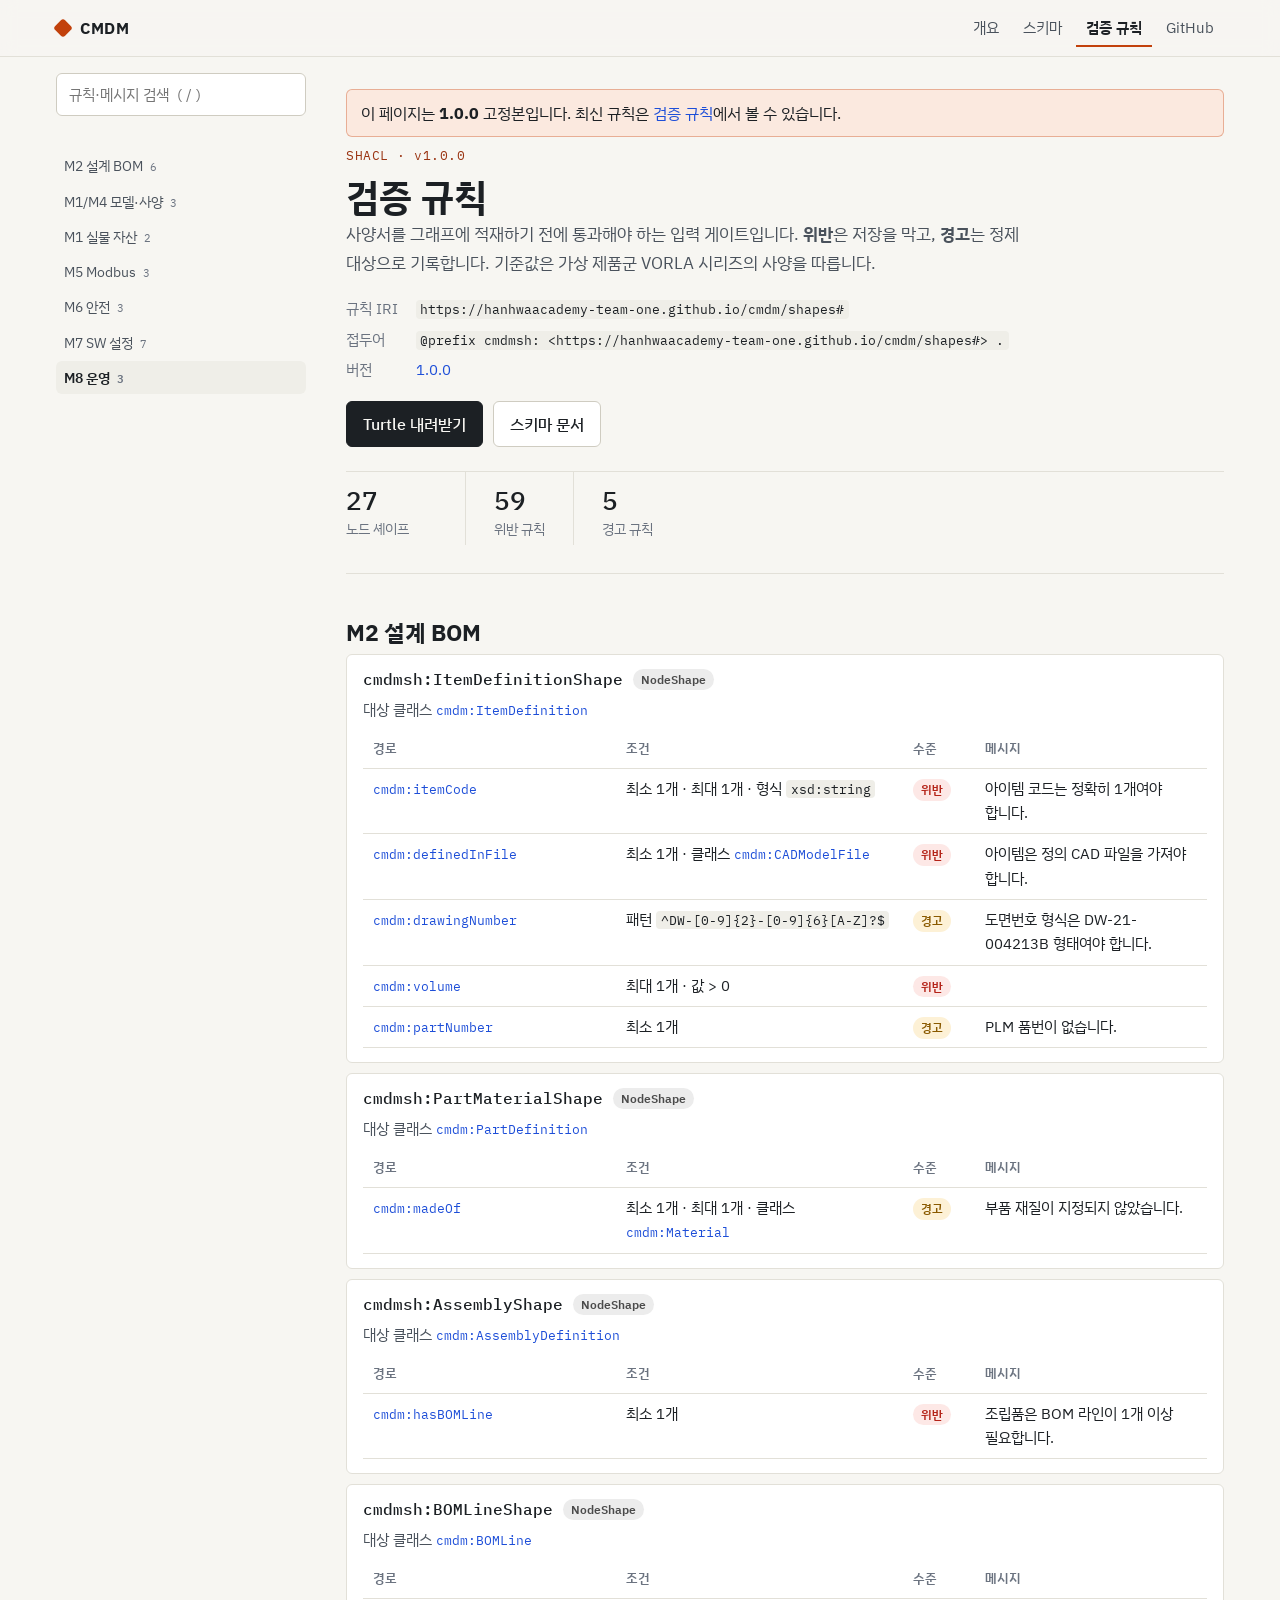
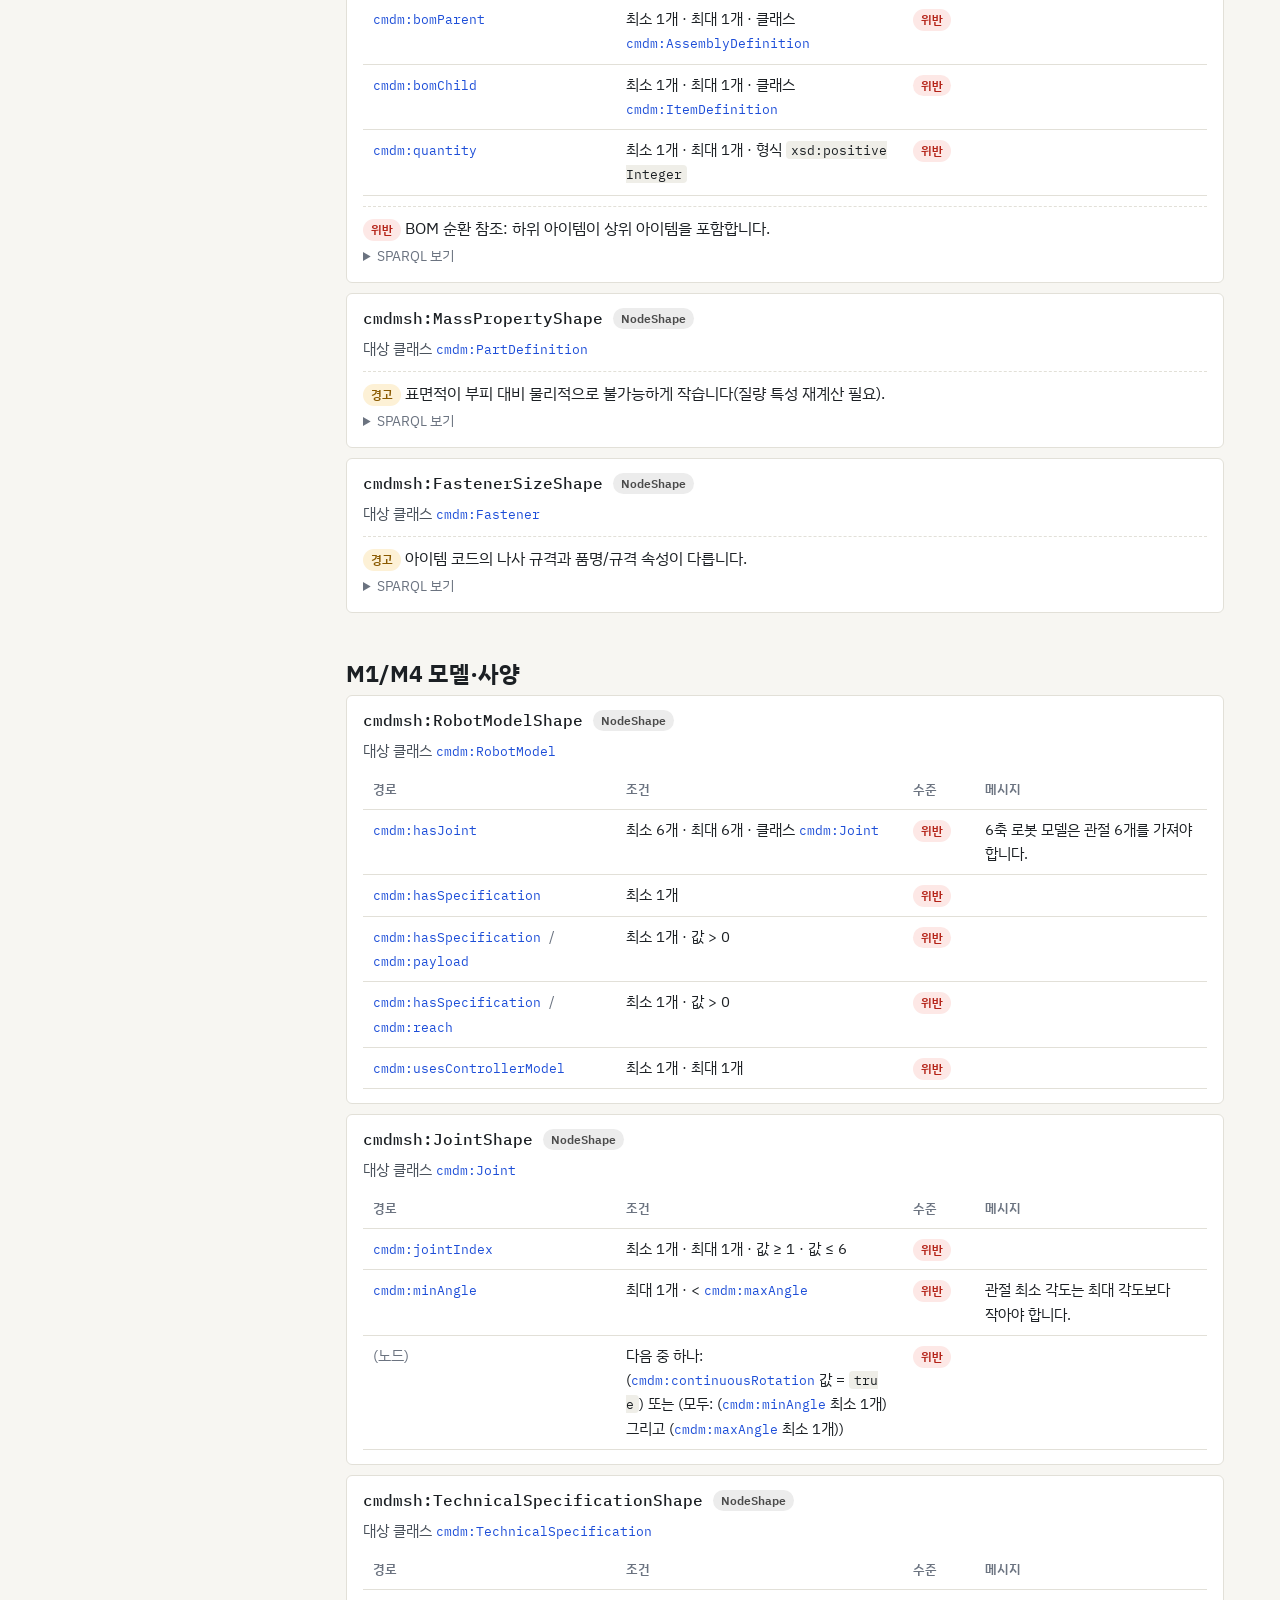
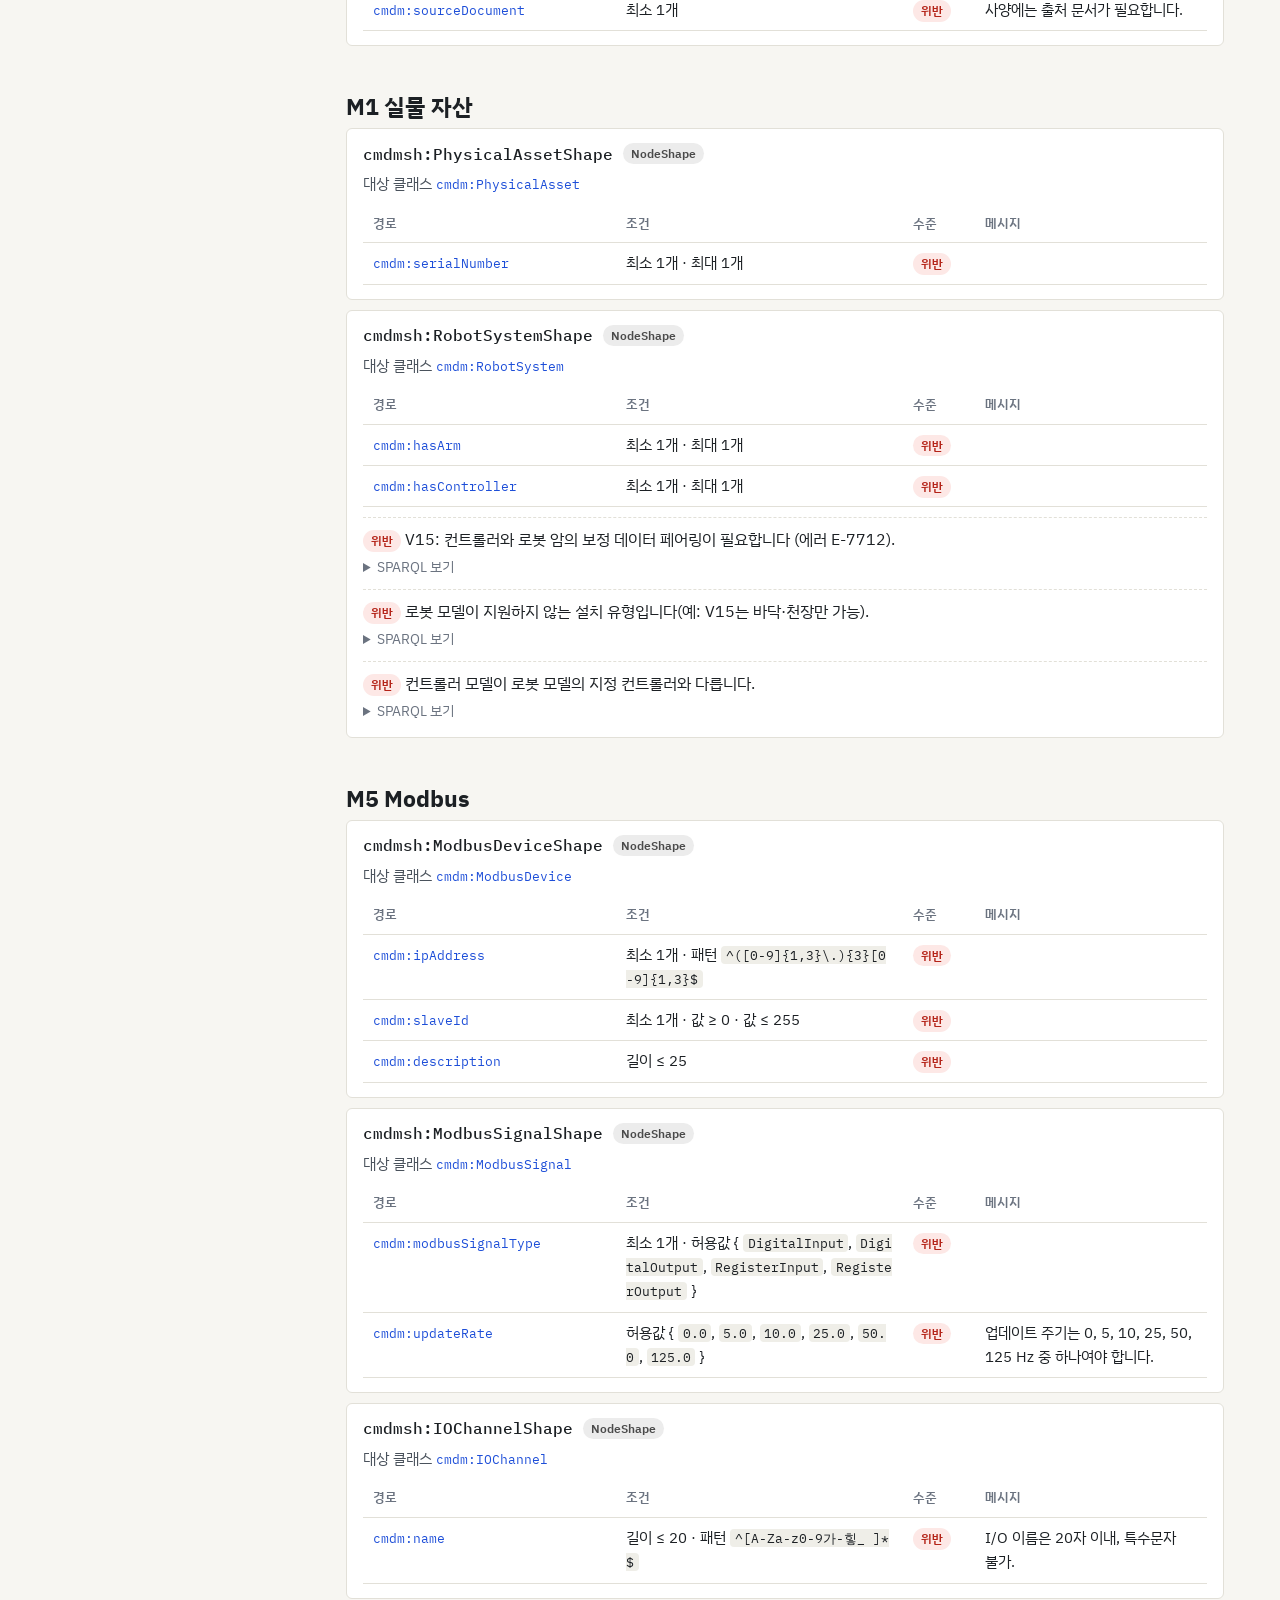
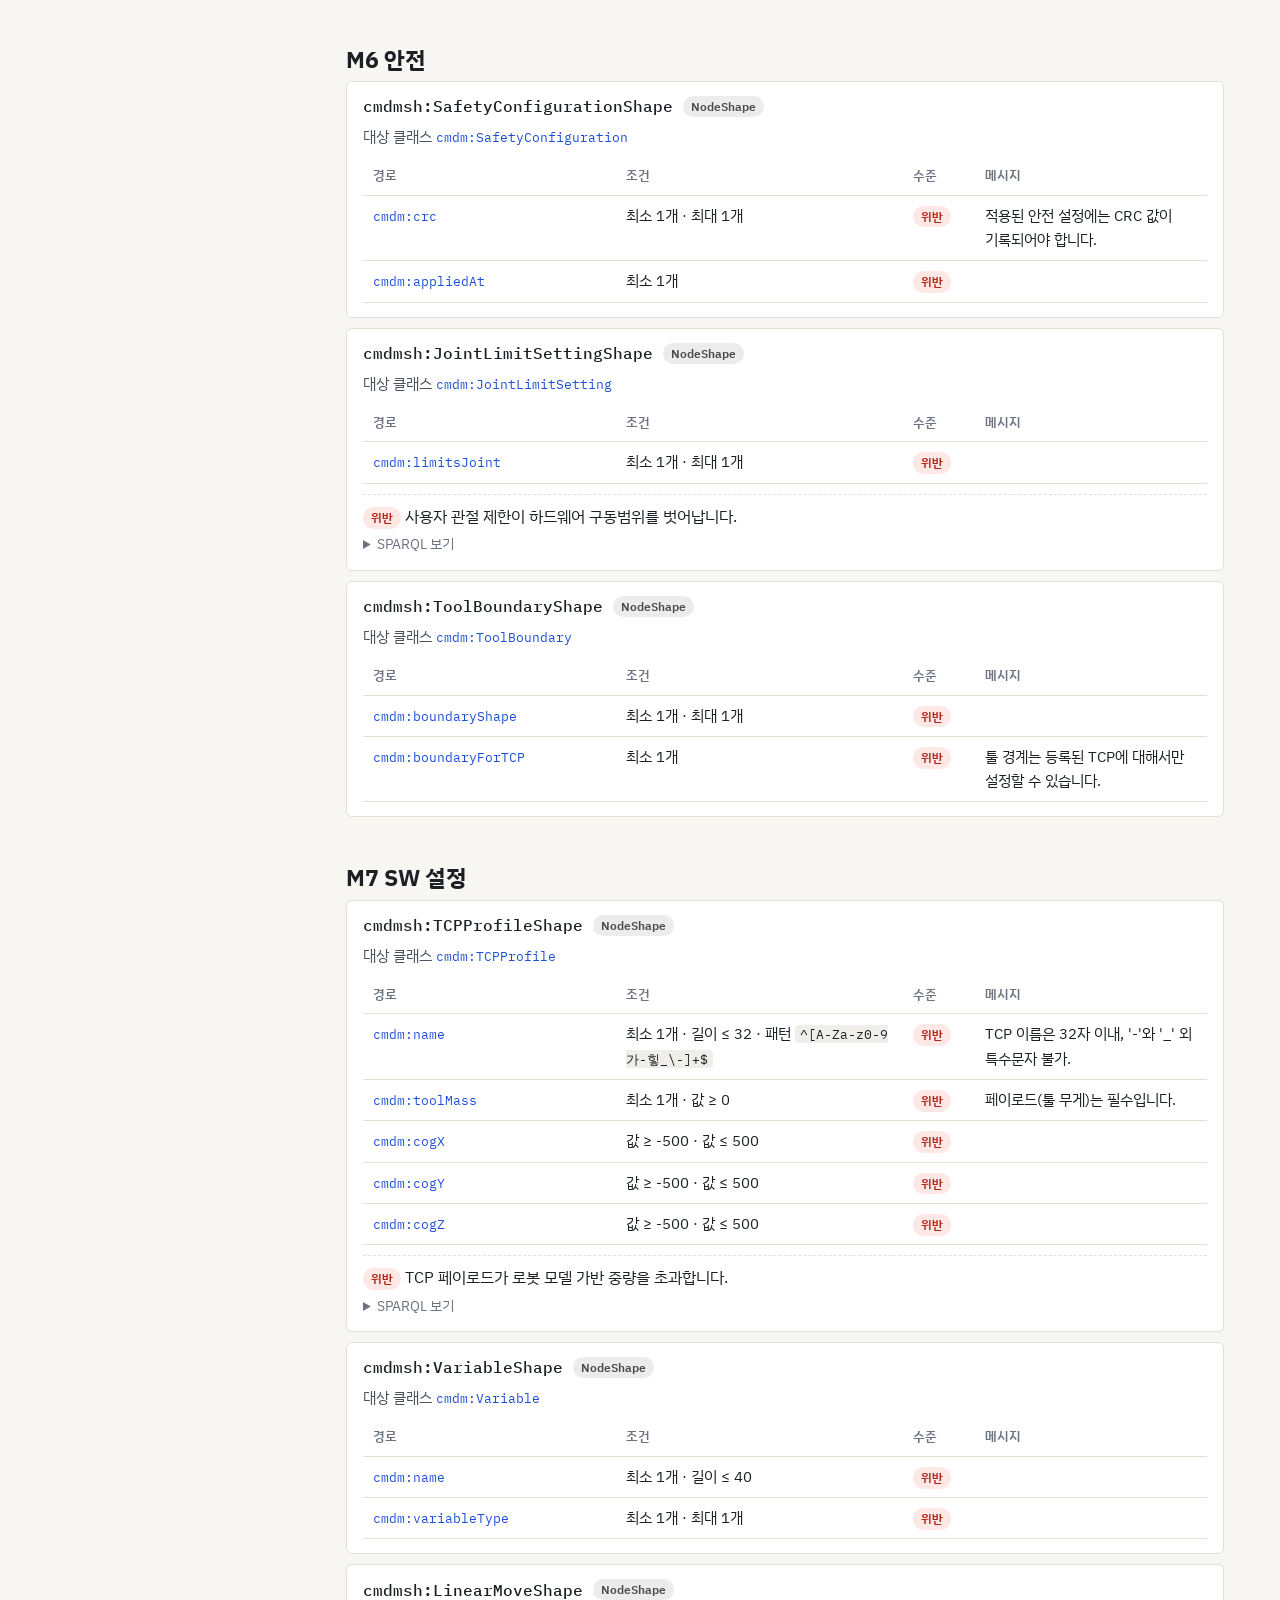
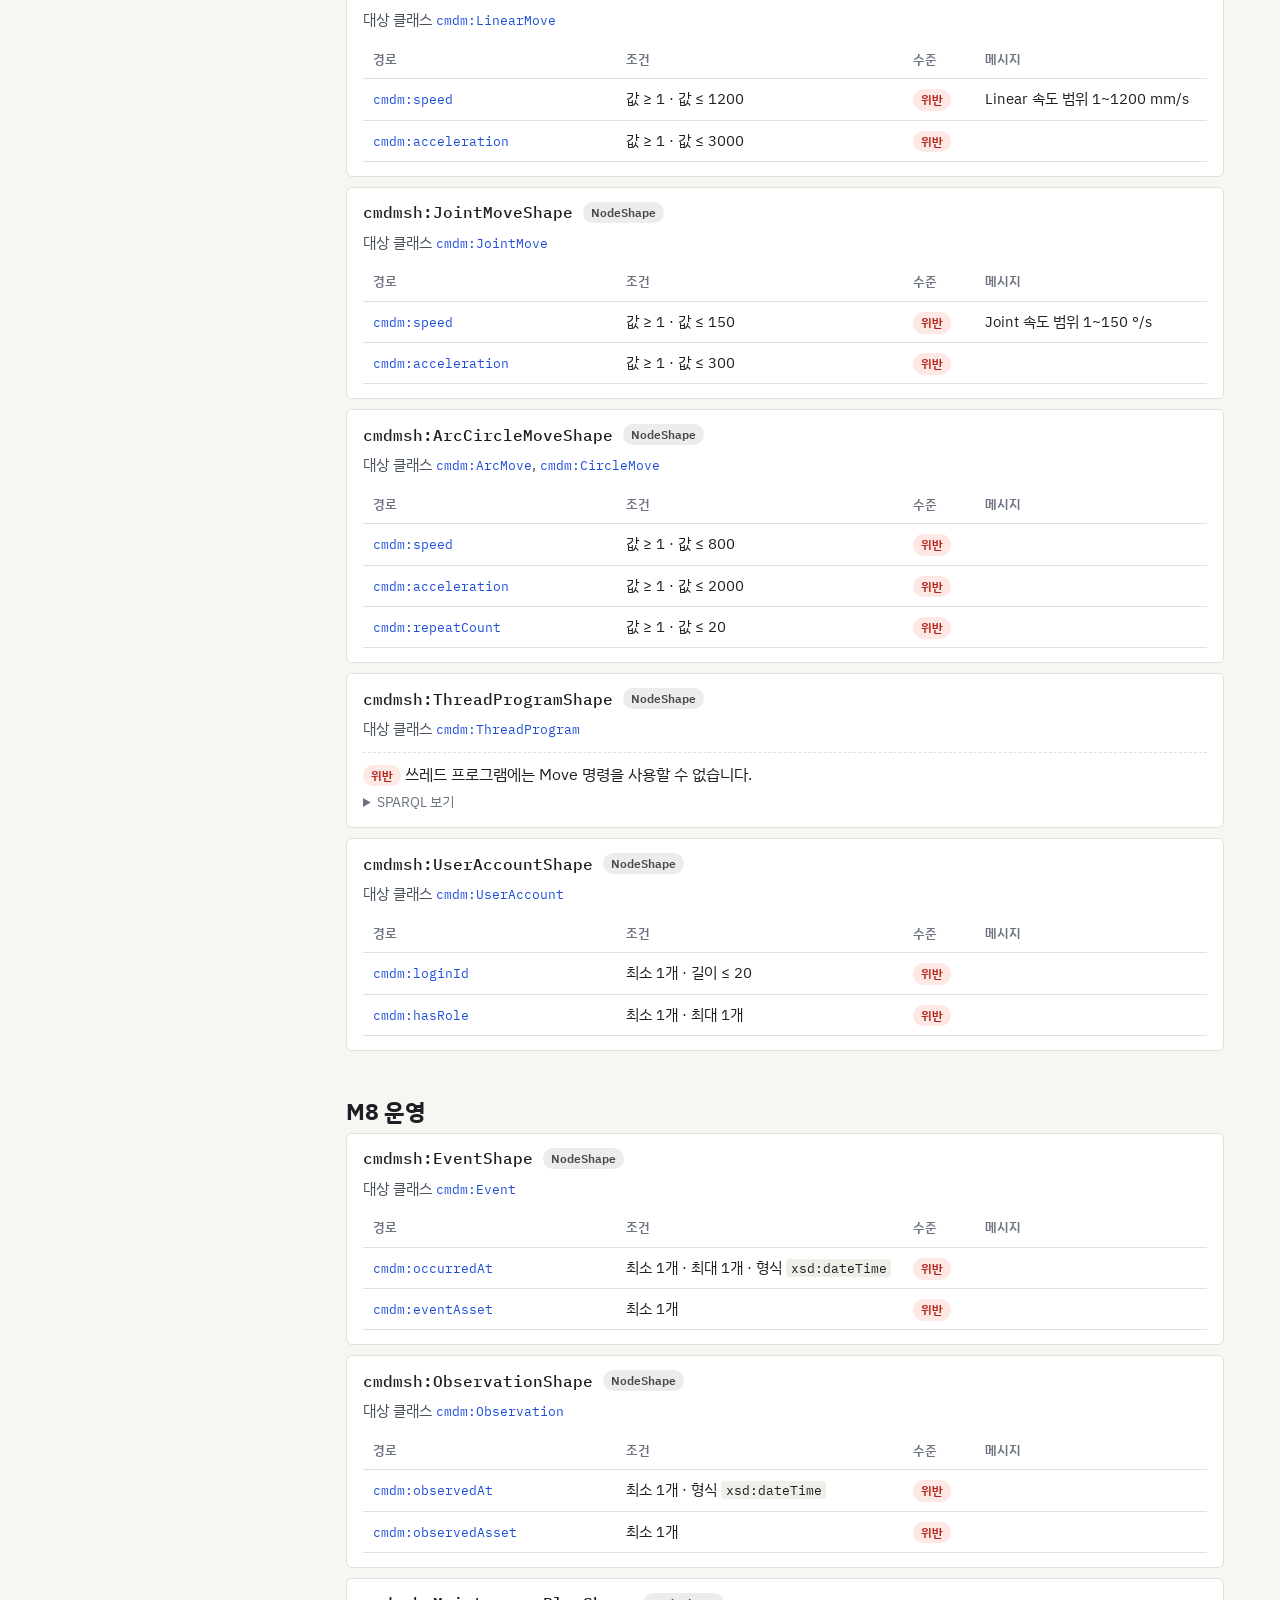
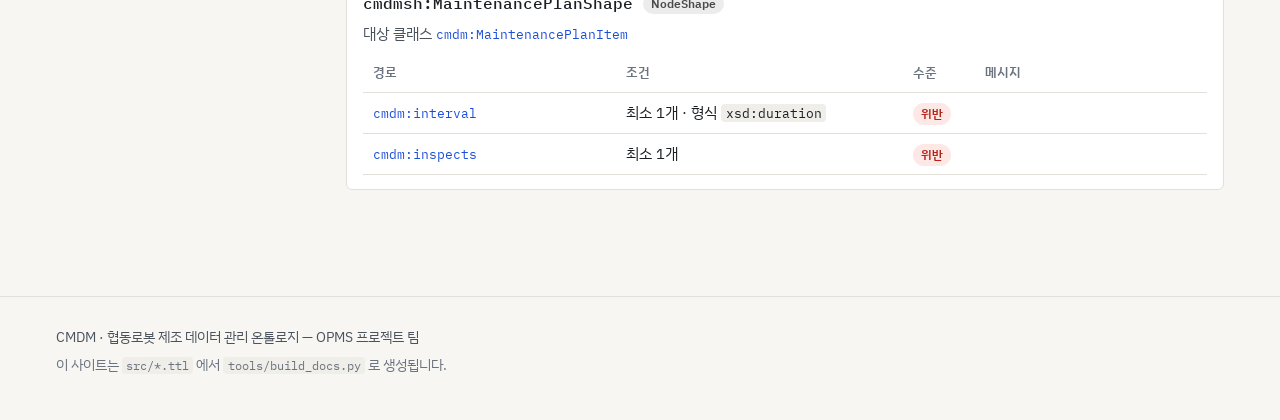
<file: docs/shapes/1.0.0/index.html>
<!doctype html>
<html lang="ko">
<head>
<meta charset="utf-8">
<meta name="viewport" content="width=device-width, initial-scale=1">
<title>CMDM 검증 규칙 1.0.0</title>
<meta name="description" content="CMDM 사양 데이터 입력 게이트용 SHACL 규칙">
<link rel="icon" href="../../assets/favicon.svg" type="image/svg+xml">
<link rel="preconnect" href="https://fonts.googleapis.com">
<link rel="preconnect" href="https://fonts.gstatic.com" crossorigin>
<link rel="stylesheet" href="https://fonts.googleapis.com/css2?family=IBM+Plex+Mono:wght@400;500&family=IBM+Plex+Sans+KR:wght@400;500;600;700&display=swap">
<link rel="stylesheet" href="../../assets/style.css">
<link rel="alternate" type="text/turtle" href="cmdm-shapes.ttl" title="CMDM SHACL (Turtle)">
</head>
<body>
<header class="topbar">
  <div class="topbar-inner">
    <a class="brand" href="../../"><span class="brand-mark" aria-hidden="true"></span>CMDM</a>
    <nav class="topnav" aria-label="사이트"><a href="../../">개요</a><a href="../../ontology/">스키마</a><a href="../../shapes/" aria-current="page">검증 규칙</a><a href="https://github.com/HanhwaAcademy-Team-One/cmdm" rel="noopener">GitHub</a></nav>
  </div>
</header>
<main class="wrap layout">
<aside class="sidebar" aria-label="규칙 묶음">
  <div class="search">
  <label class="sr-only" for="q">검색</label>
  <input id="q" type="search" placeholder="규칙·메시지 검색  ( / )" autocomplete="off" spellcheck="false">
  <p class="search-count" aria-live="polite"></p>
</div>
  <ul class="toc"><li><a href="#sec-M2-설계-BOM">M2 설계 BOM <span class="n">6</span></a></li><li><a href="#sec-M1-M4-모델-사양">M1/M4 모델·사양 <span class="n">3</span></a></li><li><a href="#sec-M1-실물-자산">M1 실물 자산 <span class="n">2</span></a></li><li><a href="#sec-M5-Modbus">M5 Modbus <span class="n">3</span></a></li><li><a href="#sec-M6-안전">M6 안전 <span class="n">3</span></a></li><li><a href="#sec-M7-SW-설정">M7 SW 설정 <span class="n">7</span></a></li><li><a href="#sec-M8-운영">M8 운영 <span class="n">3</span></a></li></ul>
</aside>
<div class="content">
  <p class="banner">이 페이지는 <strong>1.0.0</strong> 고정본입니다. 최신 규칙은 <a href="../../shapes/">검증 규칙</a>에서 볼 수 있습니다.</p>
  <section class="hero hero-doc">
    <p class="eyebrow">SHACL · v1.0.0</p>
    <h1>검증 규칙</h1>
    <p class="lead">사양서를 그래프에 적재하기 전에 통과해야 하는 입력 게이트입니다. <strong>위반</strong>은 저장을 막고, <strong>경고</strong>는 정제 대상으로 기록합니다. 기준값은 가상 제품군 VORLA 시리즈의 사양을 따릅니다.</p>
    <dl class="meta">
      <dt>규칙 IRI</dt><dd><code>https://hanhwaacademy-team-one.github.io/cmdm/shapes#</code></dd>
      <dt>접두어</dt><dd><code>@prefix cmdmsh: &lt;https://hanhwaacademy-team-one.github.io/cmdm/shapes#&gt; .</code></dd>
      <dt>버전</dt><dd><a href="../../shapes/1.0.0/">1.0.0</a></dd>
    </dl>
    <div class="actions">
      <a class="btn primary" href="cmdm-shapes.ttl" download>Turtle 내려받기</a>
      <a class="btn" href="../../ontology/">스키마 문서</a>
    </div>
    <ul class="stats">
      <li><strong>27</strong>노드 셰이프</li>
      <li><strong>59</strong>위반 규칙</li>
      <li><strong>5</strong>경고 규칙</li>
    </ul>
  </section>
  <section class="module" id="sec-M2-설계-BOM"><h2>M2 설계 BOM</h2><article class="term shape" id="ItemDefinitionShape" data-search="itemdefinitionshape cmdm:itemdefinition 아이템 코드는 정확히 1개여야 합니다. 아이템은 정의 cad 파일을 가져야 합니다. 도면번호 형식은 dw-21-004213b 형태여야 합니다. plm 품번이 없습니다.">
  <header class="term-head">
    <h4><a class="anchor" href="#ItemDefinitionShape">cmdmsh:ItemDefinitionShape</a></h4>
    <span class="badge b-shape">NodeShape</span>
  </header>
  <p class="target">대상 클래스 <a class="ref" href="../../ontology/#ItemDefinition"><code>cmdm:ItemDefinition</code></a></p>
  <table class="rules">
<thead><tr><th>경로</th><th>조건</th><th>수준</th><th>메시지</th></tr></thead>
<tbody><tr>
  <td data-label="경로"><a class="ref" href="../../ontology/#itemCode"><code>cmdm:itemCode</code></a></td>
  <td data-label="조건">최소 1개 · 최대 1개 · 형식 <code title="http://www.w3.org/2001/XMLSchema#string">xsd:string</code></td>
  <td data-label="수준"><span class="sev sev-violation">위반</span></td>
  <td data-label="메시지">아이템 코드는 정확히 1개여야 합니다.</td>
</tr><tr>
  <td data-label="경로"><a class="ref" href="../../ontology/#definedInFile"><code>cmdm:definedInFile</code></a></td>
  <td data-label="조건">최소 1개 · 클래스 <a class="ref" href="../../ontology/#CADModelFile"><code>cmdm:CADModelFile</code></a></td>
  <td data-label="수준"><span class="sev sev-violation">위반</span></td>
  <td data-label="메시지">아이템은 정의 CAD 파일을 가져야 합니다.</td>
</tr><tr>
  <td data-label="경로"><a class="ref" href="../../ontology/#drawingNumber"><code>cmdm:drawingNumber</code></a></td>
  <td data-label="조건">패턴 <code>^DW-[0-9]{2}-[0-9]{6}[A-Z]?$</code></td>
  <td data-label="수준"><span class="sev sev-warning">경고</span></td>
  <td data-label="메시지">도면번호 형식은 DW-21-004213B 형태여야 합니다.</td>
</tr><tr>
  <td data-label="경로"><a class="ref" href="../../ontology/#volume"><code>cmdm:volume</code></a></td>
  <td data-label="조건">최대 1개 · 값 > 0</td>
  <td data-label="수준"><span class="sev sev-violation">위반</span></td>
  <td data-label="메시지"></td>
</tr><tr>
  <td data-label="경로"><a class="ref" href="../../ontology/#partNumber"><code>cmdm:partNumber</code></a></td>
  <td data-label="조건">최소 1개</td>
  <td data-label="수준"><span class="sev sev-warning">경고</span></td>
  <td data-label="메시지">PLM 품번이 없습니다.</td>
</tr></tbody></table>
</article><article class="term shape" id="PartMaterialShape" data-search="partmaterialshape cmdm:partdefinition 부품 재질이 지정되지 않았습니다.">
  <header class="term-head">
    <h4><a class="anchor" href="#PartMaterialShape">cmdmsh:PartMaterialShape</a></h4>
    <span class="badge b-shape">NodeShape</span>
  </header>
  <p class="target">대상 클래스 <a class="ref" href="../../ontology/#PartDefinition"><code>cmdm:PartDefinition</code></a></p>
  <table class="rules">
<thead><tr><th>경로</th><th>조건</th><th>수준</th><th>메시지</th></tr></thead>
<tbody><tr>
  <td data-label="경로"><a class="ref" href="../../ontology/#madeOf"><code>cmdm:madeOf</code></a></td>
  <td data-label="조건">최소 1개 · 최대 1개 · 클래스 <a class="ref" href="../../ontology/#Material"><code>cmdm:Material</code></a></td>
  <td data-label="수준"><span class="sev sev-warning">경고</span></td>
  <td data-label="메시지">부품 재질이 지정되지 않았습니다.</td>
</tr></tbody></table>
</article><article class="term shape" id="AssemblyShape" data-search="assemblyshape cmdm:assemblydefinition 조립품은 bom 라인이 1개 이상 필요합니다.">
  <header class="term-head">
    <h4><a class="anchor" href="#AssemblyShape">cmdmsh:AssemblyShape</a></h4>
    <span class="badge b-shape">NodeShape</span>
  </header>
  <p class="target">대상 클래스 <a class="ref" href="../../ontology/#AssemblyDefinition"><code>cmdm:AssemblyDefinition</code></a></p>
  <table class="rules">
<thead><tr><th>경로</th><th>조건</th><th>수준</th><th>메시지</th></tr></thead>
<tbody><tr>
  <td data-label="경로"><a class="ref" href="../../ontology/#hasBOMLine"><code>cmdm:hasBOMLine</code></a></td>
  <td data-label="조건">최소 1개</td>
  <td data-label="수준"><span class="sev sev-violation">위반</span></td>
  <td data-label="메시지">조립품은 BOM 라인이 1개 이상 필요합니다.</td>
</tr></tbody></table>
</article><article class="term shape" id="BOMLineShape" data-search="bomlineshape cmdm:bomline bom 순환 참조: 하위 아이템이 상위 아이템을 포함합니다.">
  <header class="term-head">
    <h4><a class="anchor" href="#BOMLineShape">cmdmsh:BOMLineShape</a></h4>
    <span class="badge b-shape">NodeShape</span>
  </header>
  <p class="target">대상 클래스 <a class="ref" href="../../ontology/#BOMLine"><code>cmdm:BOMLine</code></a></p>
  <table class="rules">
<thead><tr><th>경로</th><th>조건</th><th>수준</th><th>메시지</th></tr></thead>
<tbody><tr>
  <td data-label="경로"><a class="ref" href="../../ontology/#bomParent"><code>cmdm:bomParent</code></a></td>
  <td data-label="조건">최소 1개 · 최대 1개 · 클래스 <a class="ref" href="../../ontology/#AssemblyDefinition"><code>cmdm:AssemblyDefinition</code></a></td>
  <td data-label="수준"><span class="sev sev-violation">위반</span></td>
  <td data-label="메시지"></td>
</tr><tr>
  <td data-label="경로"><a class="ref" href="../../ontology/#bomChild"><code>cmdm:bomChild</code></a></td>
  <td data-label="조건">최소 1개 · 최대 1개 · 클래스 <a class="ref" href="../../ontology/#ItemDefinition"><code>cmdm:ItemDefinition</code></a></td>
  <td data-label="수준"><span class="sev sev-violation">위반</span></td>
  <td data-label="메시지"></td>
</tr><tr>
  <td data-label="경로"><a class="ref" href="../../ontology/#quantity"><code>cmdm:quantity</code></a></td>
  <td data-label="조건">최소 1개 · 최대 1개 · 형식 <code title="http://www.w3.org/2001/XMLSchema#positiveInteger">xsd:positiveInteger</code></td>
  <td data-label="수준"><span class="sev sev-violation">위반</span></td>
  <td data-label="메시지"></td>
</tr></tbody></table><div class="sparql">
  <p><span class="sev sev-violation">위반</span> BOM 순환 참조: 하위 아이템이 상위 아이템을 포함합니다.</p>
  <details><summary>SPARQL 보기</summary><pre><code>SELECT $this WHERE {
  $this cmdm:bomParent ?p ; cmdm:bomChild ?c .
  ?c (cmdm:hasBOMLine/cmdm:bomChild)* ?p .
}</code></pre></details>
</div>
</article><article class="term shape" id="MassPropertyShape" data-search="masspropertyshape cmdm:partdefinition 표면적이 부피 대비 물리적으로 불가능하게 작습니다(질량 특성 재계산 필요).">
  <header class="term-head">
    <h4><a class="anchor" href="#MassPropertyShape">cmdmsh:MassPropertyShape</a></h4>
    <span class="badge b-shape">NodeShape</span>
  </header>
  <p class="target">대상 클래스 <a class="ref" href="../../ontology/#PartDefinition"><code>cmdm:PartDefinition</code></a></p>
  <div class="sparql">
  <p><span class="sev sev-warning">경고</span> 표면적이 부피 대비 물리적으로 불가능하게 작습니다(질량 특성 재계산 필요).</p>
  <details><summary>SPARQL 보기</summary><pre><code>SELECT $this ?value WHERE {
  $this cmdm:volume ?v ; cmdm:surfaceArea ?value .
  FILTER ( (?value * ?value * ?value) &lt; 113.0973 * ?v * ?v * 0.999 )
}</code></pre></details>
</div>
</article><article class="term shape" id="FastenerSizeShape" data-search="fastenersizeshape cmdm:fastener 아이템 코드의 나사 규격과 품명/규격 속성이 다릅니다.">
  <header class="term-head">
    <h4><a class="anchor" href="#FastenerSizeShape">cmdmsh:FastenerSizeShape</a></h4>
    <span class="badge b-shape">NodeShape</span>
  </header>
  <p class="target">대상 클래스 <a class="ref" href="../../ontology/#Fastener"><code>cmdm:Fastener</code></a></p>
  <div class="sparql">
  <p><span class="sev sev-warning">경고</span> 아이템 코드의 나사 규격과 품명/규격 속성이 다릅니다.</p>
  <details><summary>SPARQL 보기</summary><pre><code>SELECT $this ?value WHERE {
  $this cmdm:itemCode ?code ; cmdm:partName ?value .
  FILTER ( regex(?code, &quot;M[0-9]+X[0-9]+&quot;) &amp;&amp; regex(?value, &quot;M[0-9]+X[0-9]+&quot;) )
  BIND ( replace(?code, &quot;^.*(M[0-9]+X[0-9]+).*$&quot;, &quot;$1&quot;) AS ?a )
  BIND ( replace(?value, &quot;^.*?(M[0-9]+X[0-9]+).*$&quot;, &quot;$1&quot;) AS ?b )
  FILTER ( ?a != ?b )
}</code></pre></details>
</div>
</article></section><section class="module" id="sec-M1-M4-모델-사양"><h2>M1/M4 모델·사양</h2><article class="term shape" id="RobotModelShape" data-search="robotmodelshape cmdm:robotmodel 6축 로봇 모델은 관절 6개를 가져야 합니다.">
  <header class="term-head">
    <h4><a class="anchor" href="#RobotModelShape">cmdmsh:RobotModelShape</a></h4>
    <span class="badge b-shape">NodeShape</span>
  </header>
  <p class="target">대상 클래스 <a class="ref" href="../../ontology/#RobotModel"><code>cmdm:RobotModel</code></a></p>
  <table class="rules">
<thead><tr><th>경로</th><th>조건</th><th>수준</th><th>메시지</th></tr></thead>
<tbody><tr>
  <td data-label="경로"><a class="ref" href="../../ontology/#hasJoint"><code>cmdm:hasJoint</code></a></td>
  <td data-label="조건">최소 6개 · 최대 6개 · 클래스 <a class="ref" href="../../ontology/#Joint"><code>cmdm:Joint</code></a></td>
  <td data-label="수준"><span class="sev sev-violation">위반</span></td>
  <td data-label="메시지">6축 로봇 모델은 관절 6개를 가져야 합니다.</td>
</tr><tr>
  <td data-label="경로"><a class="ref" href="../../ontology/#hasSpecification"><code>cmdm:hasSpecification</code></a></td>
  <td data-label="조건">최소 1개</td>
  <td data-label="수준"><span class="sev sev-violation">위반</span></td>
  <td data-label="메시지"></td>
</tr><tr>
  <td data-label="경로"><a class="ref" href="../../ontology/#hasSpecification"><code>cmdm:hasSpecification</code></a> <span class="arrow">/</span> <a class="ref" href="../../ontology/#payload"><code>cmdm:payload</code></a></td>
  <td data-label="조건">최소 1개 · 값 > 0</td>
  <td data-label="수준"><span class="sev sev-violation">위반</span></td>
  <td data-label="메시지"></td>
</tr><tr>
  <td data-label="경로"><a class="ref" href="../../ontology/#hasSpecification"><code>cmdm:hasSpecification</code></a> <span class="arrow">/</span> <a class="ref" href="../../ontology/#reach"><code>cmdm:reach</code></a></td>
  <td data-label="조건">최소 1개 · 값 > 0</td>
  <td data-label="수준"><span class="sev sev-violation">위반</span></td>
  <td data-label="메시지"></td>
</tr><tr>
  <td data-label="경로"><a class="ref" href="../../ontology/#usesControllerModel"><code>cmdm:usesControllerModel</code></a></td>
  <td data-label="조건">최소 1개 · 최대 1개</td>
  <td data-label="수준"><span class="sev sev-violation">위반</span></td>
  <td data-label="메시지"></td>
</tr></tbody></table>
</article><article class="term shape" id="JointShape" data-search="jointshape cmdm:joint 관절 최소 각도는 최대 각도보다 작아야 합니다.">
  <header class="term-head">
    <h4><a class="anchor" href="#JointShape">cmdmsh:JointShape</a></h4>
    <span class="badge b-shape">NodeShape</span>
  </header>
  <p class="target">대상 클래스 <a class="ref" href="../../ontology/#Joint"><code>cmdm:Joint</code></a></p>
  <table class="rules">
<thead><tr><th>경로</th><th>조건</th><th>수준</th><th>메시지</th></tr></thead>
<tbody><tr>
  <td data-label="경로"><a class="ref" href="../../ontology/#jointIndex"><code>cmdm:jointIndex</code></a></td>
  <td data-label="조건">최소 1개 · 최대 1개 · 값 ≥ 1 · 값 ≤ 6</td>
  <td data-label="수준"><span class="sev sev-violation">위반</span></td>
  <td data-label="메시지"></td>
</tr><tr>
  <td data-label="경로"><a class="ref" href="../../ontology/#minAngle"><code>cmdm:minAngle</code></a></td>
  <td data-label="조건">최대 1개 · &lt; <a class="ref" href="../../ontology/#maxAngle"><code>cmdm:maxAngle</code></a></td>
  <td data-label="수준"><span class="sev sev-violation">위반</span></td>
  <td data-label="메시지">관절 최소 각도는 최대 각도보다 작아야 합니다.</td>
</tr><tr>
  <td data-label="경로"><span class="muted">(노드)</span></td>
  <td data-label="조건">다음 중 하나: (<a class="ref" href="../../ontology/#continuousRotation"><code>cmdm:continuousRotation</code></a> 값 = <code>true</code>) 또는 (모두: (<a class="ref" href="../../ontology/#minAngle"><code>cmdm:minAngle</code></a> 최소 1개) 그리고 (<a class="ref" href="../../ontology/#maxAngle"><code>cmdm:maxAngle</code></a> 최소 1개))</td>
  <td data-label="수준"><span class="sev sev-violation">위반</span></td>
  <td data-label="메시지"></td>
</tr></tbody></table>
</article><article class="term shape" id="TechnicalSpecificationShape" data-search="technicalspecificationshape cmdm:technicalspecification 사양에는 출처 문서가 필요합니다.">
  <header class="term-head">
    <h4><a class="anchor" href="#TechnicalSpecificationShape">cmdmsh:TechnicalSpecificationShape</a></h4>
    <span class="badge b-shape">NodeShape</span>
  </header>
  <p class="target">대상 클래스 <a class="ref" href="../../ontology/#TechnicalSpecification"><code>cmdm:TechnicalSpecification</code></a></p>
  <table class="rules">
<thead><tr><th>경로</th><th>조건</th><th>수준</th><th>메시지</th></tr></thead>
<tbody><tr>
  <td data-label="경로"><a class="ref" href="../../ontology/#sourceDocument"><code>cmdm:sourceDocument</code></a></td>
  <td data-label="조건">최소 1개</td>
  <td data-label="수준"><span class="sev sev-violation">위반</span></td>
  <td data-label="메시지">사양에는 출처 문서가 필요합니다.</td>
</tr></tbody></table>
</article></section><section class="module" id="sec-M1-실물-자산"><h2>M1 실물 자산</h2><article class="term shape" id="PhysicalAssetShape" data-search="physicalassetshape cmdm:physicalasset ">
  <header class="term-head">
    <h4><a class="anchor" href="#PhysicalAssetShape">cmdmsh:PhysicalAssetShape</a></h4>
    <span class="badge b-shape">NodeShape</span>
  </header>
  <p class="target">대상 클래스 <a class="ref" href="../../ontology/#PhysicalAsset"><code>cmdm:PhysicalAsset</code></a></p>
  <table class="rules">
<thead><tr><th>경로</th><th>조건</th><th>수준</th><th>메시지</th></tr></thead>
<tbody><tr>
  <td data-label="경로"><a class="ref" href="../../ontology/#serialNumber"><code>cmdm:serialNumber</code></a></td>
  <td data-label="조건">최소 1개 · 최대 1개</td>
  <td data-label="수준"><span class="sev sev-violation">위반</span></td>
  <td data-label="메시지"></td>
</tr></tbody></table>
</article><article class="term shape" id="RobotSystemShape" data-search="robotsystemshape cmdm:robotsystem v15: 컨트롤러와 로봇 암의 보정 데이터 페어링이 필요합니다 (에러 e-7712). 로봇 모델이 지원하지 않는 설치 유형입니다(예: v15는 바닥·천장만 가능). 컨트롤러 모델이 로봇 모델의 지정 컨트롤러와 다릅니다.">
  <header class="term-head">
    <h4><a class="anchor" href="#RobotSystemShape">cmdmsh:RobotSystemShape</a></h4>
    <span class="badge b-shape">NodeShape</span>
  </header>
  <p class="target">대상 클래스 <a class="ref" href="../../ontology/#RobotSystem"><code>cmdm:RobotSystem</code></a></p>
  <table class="rules">
<thead><tr><th>경로</th><th>조건</th><th>수준</th><th>메시지</th></tr></thead>
<tbody><tr>
  <td data-label="경로"><a class="ref" href="../../ontology/#hasArm"><code>cmdm:hasArm</code></a></td>
  <td data-label="조건">최소 1개 · 최대 1개</td>
  <td data-label="수준"><span class="sev sev-violation">위반</span></td>
  <td data-label="메시지"></td>
</tr><tr>
  <td data-label="경로"><a class="ref" href="../../ontology/#hasController"><code>cmdm:hasController</code></a></td>
  <td data-label="조건">최소 1개 · 최대 1개</td>
  <td data-label="수준"><span class="sev sev-violation">위반</span></td>
  <td data-label="메시지"></td>
</tr></tbody></table><div class="sparql">
  <p><span class="sev sev-violation">위반</span> V15: 컨트롤러와 로봇 암의 보정 데이터 페어링이 필요합니다 (에러 E-7712).</p>
  <details><summary>SPARQL 보기</summary><pre><code>SELECT $this WHERE {
  $this cmdm:hasArm ?arm ; cmdm:hasController ?ctl .
  ?arm cmdm:instanceOfModel/cmdm:code &quot;V15&quot; .
  FILTER NOT EXISTS { ?arm cmdm:pairedWith ?ctl }
}</code></pre></details>
</div><div class="sparql">
  <p><span class="sev sev-violation">위반</span> 로봇 모델이 지원하지 않는 설치 유형입니다(예: V15는 바닥·천장만 가능).</p>
  <details><summary>SPARQL 보기</summary><pre><code>SELECT $this ?value WHERE {
  $this cmdm:hasArm/cmdm:instanceOfModel ?m ; cmdm:hasMountingType ?value .
  FILTER NOT EXISTS { ?m cmdm:supportedMounting ?value }
}</code></pre></details>
</div><div class="sparql">
  <p><span class="sev sev-violation">위반</span> 컨트롤러 모델이 로봇 모델의 지정 컨트롤러와 다릅니다.</p>
  <details><summary>SPARQL 보기</summary><pre><code>SELECT $this ?value WHERE {
  $this cmdm:hasArm/cmdm:instanceOfModel ?m ; cmdm:hasController/cmdm:instanceOfModel ?value .
  FILTER NOT EXISTS { ?m cmdm:usesControllerModel ?value }
}</code></pre></details>
</div>
</article></section><section class="module" id="sec-M5-Modbus"><h2>M5 Modbus</h2><article class="term shape" id="ModbusDeviceShape" data-search="modbusdeviceshape cmdm:modbusdevice ">
  <header class="term-head">
    <h4><a class="anchor" href="#ModbusDeviceShape">cmdmsh:ModbusDeviceShape</a></h4>
    <span class="badge b-shape">NodeShape</span>
  </header>
  <p class="target">대상 클래스 <a class="ref" href="../../ontology/#ModbusDevice"><code>cmdm:ModbusDevice</code></a></p>
  <table class="rules">
<thead><tr><th>경로</th><th>조건</th><th>수준</th><th>메시지</th></tr></thead>
<tbody><tr>
  <td data-label="경로"><a class="ref" href="../../ontology/#ipAddress"><code>cmdm:ipAddress</code></a></td>
  <td data-label="조건">최소 1개 · 패턴 <code>^([0-9]{1,3}\.){3}[0-9]{1,3}$</code></td>
  <td data-label="수준"><span class="sev sev-violation">위반</span></td>
  <td data-label="메시지"></td>
</tr><tr>
  <td data-label="경로"><a class="ref" href="../../ontology/#slaveId"><code>cmdm:slaveId</code></a></td>
  <td data-label="조건">최소 1개 · 값 ≥ 0 · 값 ≤ 255</td>
  <td data-label="수준"><span class="sev sev-violation">위반</span></td>
  <td data-label="메시지"></td>
</tr><tr>
  <td data-label="경로"><a class="ref" href="../../ontology/#description"><code>cmdm:description</code></a></td>
  <td data-label="조건">길이 ≤ 25</td>
  <td data-label="수준"><span class="sev sev-violation">위반</span></td>
  <td data-label="메시지"></td>
</tr></tbody></table>
</article><article class="term shape" id="ModbusSignalShape" data-search="modbussignalshape cmdm:modbussignal 업데이트 주기는 0, 5, 10, 25, 50, 125 hz 중 하나여야 합니다.">
  <header class="term-head">
    <h4><a class="anchor" href="#ModbusSignalShape">cmdmsh:ModbusSignalShape</a></h4>
    <span class="badge b-shape">NodeShape</span>
  </header>
  <p class="target">대상 클래스 <a class="ref" href="../../ontology/#ModbusSignal"><code>cmdm:ModbusSignal</code></a></p>
  <table class="rules">
<thead><tr><th>경로</th><th>조건</th><th>수준</th><th>메시지</th></tr></thead>
<tbody><tr>
  <td data-label="경로"><a class="ref" href="../../ontology/#modbusSignalType"><code>cmdm:modbusSignalType</code></a></td>
  <td data-label="조건">최소 1개 · 허용값 { <code>DigitalInput</code>, <code>DigitalOutput</code>, <code>RegisterInput</code>, <code>RegisterOutput</code> }</td>
  <td data-label="수준"><span class="sev sev-violation">위반</span></td>
  <td data-label="메시지"></td>
</tr><tr>
  <td data-label="경로"><a class="ref" href="../../ontology/#updateRate"><code>cmdm:updateRate</code></a></td>
  <td data-label="조건">허용값 { <code>0.0</code>, <code>5.0</code>, <code>10.0</code>, <code>25.0</code>, <code>50.0</code>, <code>125.0</code> }</td>
  <td data-label="수준"><span class="sev sev-violation">위반</span></td>
  <td data-label="메시지">업데이트 주기는 0, 5, 10, 25, 50, 125 Hz 중 하나여야 합니다.</td>
</tr></tbody></table>
</article><article class="term shape" id="IOChannelShape" data-search="iochannelshape cmdm:iochannel i/o 이름은 20자 이내, 특수문자 불가.">
  <header class="term-head">
    <h4><a class="anchor" href="#IOChannelShape">cmdmsh:IOChannelShape</a></h4>
    <span class="badge b-shape">NodeShape</span>
  </header>
  <p class="target">대상 클래스 <a class="ref" href="../../ontology/#IOChannel"><code>cmdm:IOChannel</code></a></p>
  <table class="rules">
<thead><tr><th>경로</th><th>조건</th><th>수준</th><th>메시지</th></tr></thead>
<tbody><tr>
  <td data-label="경로"><a class="ref" href="../../ontology/#name"><code>cmdm:name</code></a></td>
  <td data-label="조건">길이 ≤ 20 · 패턴 <code>^[A-Za-z0-9가-힣_ ]*$</code></td>
  <td data-label="수준"><span class="sev sev-violation">위반</span></td>
  <td data-label="메시지">I/O 이름은 20자 이내, 특수문자 불가.</td>
</tr></tbody></table>
</article></section><section class="module" id="sec-M6-안전"><h2>M6 안전</h2><article class="term shape" id="SafetyConfigurationShape" data-search="safetyconfigurationshape cmdm:safetyconfiguration 적용된 안전 설정에는 crc 값이 기록되어야 합니다.">
  <header class="term-head">
    <h4><a class="anchor" href="#SafetyConfigurationShape">cmdmsh:SafetyConfigurationShape</a></h4>
    <span class="badge b-shape">NodeShape</span>
  </header>
  <p class="target">대상 클래스 <a class="ref" href="../../ontology/#SafetyConfiguration"><code>cmdm:SafetyConfiguration</code></a></p>
  <table class="rules">
<thead><tr><th>경로</th><th>조건</th><th>수준</th><th>메시지</th></tr></thead>
<tbody><tr>
  <td data-label="경로"><a class="ref" href="../../ontology/#crc"><code>cmdm:crc</code></a></td>
  <td data-label="조건">최소 1개 · 최대 1개</td>
  <td data-label="수준"><span class="sev sev-violation">위반</span></td>
  <td data-label="메시지">적용된 안전 설정에는 CRC 값이 기록되어야 합니다.</td>
</tr><tr>
  <td data-label="경로"><a class="ref" href="../../ontology/#appliedAt"><code>cmdm:appliedAt</code></a></td>
  <td data-label="조건">최소 1개</td>
  <td data-label="수준"><span class="sev sev-violation">위반</span></td>
  <td data-label="메시지"></td>
</tr></tbody></table>
</article><article class="term shape" id="JointLimitSettingShape" data-search="jointlimitsettingshape cmdm:jointlimitsetting 사용자 관절 제한이 하드웨어 구동범위를 벗어납니다.">
  <header class="term-head">
    <h4><a class="anchor" href="#JointLimitSettingShape">cmdmsh:JointLimitSettingShape</a></h4>
    <span class="badge b-shape">NodeShape</span>
  </header>
  <p class="target">대상 클래스 <a class="ref" href="../../ontology/#JointLimitSetting"><code>cmdm:JointLimitSetting</code></a></p>
  <table class="rules">
<thead><tr><th>경로</th><th>조건</th><th>수준</th><th>메시지</th></tr></thead>
<tbody><tr>
  <td data-label="경로"><a class="ref" href="../../ontology/#limitsJoint"><code>cmdm:limitsJoint</code></a></td>
  <td data-label="조건">최소 1개 · 최대 1개</td>
  <td data-label="수준"><span class="sev sev-violation">위반</span></td>
  <td data-label="메시지"></td>
</tr></tbody></table><div class="sparql">
  <p><span class="sev sev-violation">위반</span> 사용자 관절 제한이 하드웨어 구동범위를 벗어납니다.</p>
  <details><summary>SPARQL 보기</summary><pre><code>SELECT $this WHERE {
  $this cmdm:limitsJoint ?j .
  ?j cmdm:minAngle ?hwMin ; cmdm:maxAngle ?hwMax .
  OPTIONAL { $this cmdm:minAngle ?lo } OPTIONAL { $this cmdm:maxAngle ?hi }
  FILTER ( (bound(?lo) &amp;&amp; ?lo &lt; ?hwMin) || (bound(?hi) &amp;&amp; ?hi &gt; ?hwMax) )
}</code></pre></details>
</div>
</article><article class="term shape" id="ToolBoundaryShape" data-search="toolboundaryshape cmdm:toolboundary 툴 경계는 등록된 tcp에 대해서만 설정할 수 있습니다.">
  <header class="term-head">
    <h4><a class="anchor" href="#ToolBoundaryShape">cmdmsh:ToolBoundaryShape</a></h4>
    <span class="badge b-shape">NodeShape</span>
  </header>
  <p class="target">대상 클래스 <a class="ref" href="../../ontology/#ToolBoundary"><code>cmdm:ToolBoundary</code></a></p>
  <table class="rules">
<thead><tr><th>경로</th><th>조건</th><th>수준</th><th>메시지</th></tr></thead>
<tbody><tr>
  <td data-label="경로"><a class="ref" href="../../ontology/#boundaryShape"><code>cmdm:boundaryShape</code></a></td>
  <td data-label="조건">최소 1개 · 최대 1개</td>
  <td data-label="수준"><span class="sev sev-violation">위반</span></td>
  <td data-label="메시지"></td>
</tr><tr>
  <td data-label="경로"><a class="ref" href="../../ontology/#boundaryForTCP"><code>cmdm:boundaryForTCP</code></a></td>
  <td data-label="조건">최소 1개</td>
  <td data-label="수준"><span class="sev sev-violation">위반</span></td>
  <td data-label="메시지">툴 경계는 등록된 TCP에 대해서만 설정할 수 있습니다.</td>
</tr></tbody></table>
</article></section><section class="module" id="sec-M7-SW-설정"><h2>M7 SW 설정</h2><article class="term shape" id="TCPProfileShape" data-search="tcpprofileshape cmdm:tcpprofile tcp 이름은 32자 이내, &#x27;-&#x27;와 &#x27;_&#x27; 외 특수문자 불가. 페이로드(툴 무게)는 필수입니다. tcp 페이로드가 로봇 모델 가반 중량을 초과합니다.">
  <header class="term-head">
    <h4><a class="anchor" href="#TCPProfileShape">cmdmsh:TCPProfileShape</a></h4>
    <span class="badge b-shape">NodeShape</span>
  </header>
  <p class="target">대상 클래스 <a class="ref" href="../../ontology/#TCPProfile"><code>cmdm:TCPProfile</code></a></p>
  <table class="rules">
<thead><tr><th>경로</th><th>조건</th><th>수준</th><th>메시지</th></tr></thead>
<tbody><tr>
  <td data-label="경로"><a class="ref" href="../../ontology/#name"><code>cmdm:name</code></a></td>
  <td data-label="조건">최소 1개 · 길이 ≤ 32 · 패턴 <code>^[A-Za-z0-9가-힣_\-]+$</code></td>
  <td data-label="수준"><span class="sev sev-violation">위반</span></td>
  <td data-label="메시지">TCP 이름은 32자 이내, &#x27;-&#x27;와 &#x27;_&#x27; 외 특수문자 불가.</td>
</tr><tr>
  <td data-label="경로"><a class="ref" href="../../ontology/#toolMass"><code>cmdm:toolMass</code></a></td>
  <td data-label="조건">최소 1개 · 값 ≥ 0</td>
  <td data-label="수준"><span class="sev sev-violation">위반</span></td>
  <td data-label="메시지">페이로드(툴 무게)는 필수입니다.</td>
</tr><tr>
  <td data-label="경로"><a class="ref" href="../../ontology/#cogX"><code>cmdm:cogX</code></a></td>
  <td data-label="조건">값 ≥ -500 · 값 ≤ 500</td>
  <td data-label="수준"><span class="sev sev-violation">위반</span></td>
  <td data-label="메시지"></td>
</tr><tr>
  <td data-label="경로"><a class="ref" href="../../ontology/#cogY"><code>cmdm:cogY</code></a></td>
  <td data-label="조건">값 ≥ -500 · 값 ≤ 500</td>
  <td data-label="수준"><span class="sev sev-violation">위반</span></td>
  <td data-label="메시지"></td>
</tr><tr>
  <td data-label="경로"><a class="ref" href="../../ontology/#cogZ"><code>cmdm:cogZ</code></a></td>
  <td data-label="조건">값 ≥ -500 · 값 ≤ 500</td>
  <td data-label="수준"><span class="sev sev-violation">위반</span></td>
  <td data-label="메시지"></td>
</tr></tbody></table><div class="sparql">
  <p><span class="sev sev-violation">위반</span> TCP 페이로드가 로봇 모델 가반 중량을 초과합니다.</p>
  <details><summary>SPARQL 보기</summary><pre><code>SELECT $this ?value WHERE {
  ?sys cmdm:hasTCPProfile $this ; cmdm:hasArm/cmdm:instanceOfModel/cmdm:hasSpecification/cmdm:payload ?max .
  $this cmdm:toolMass ?value .
  FILTER ( ?value &gt; ?max )
}</code></pre></details>
</div>
</article><article class="term shape" id="VariableShape" data-search="variableshape cmdm:variable ">
  <header class="term-head">
    <h4><a class="anchor" href="#VariableShape">cmdmsh:VariableShape</a></h4>
    <span class="badge b-shape">NodeShape</span>
  </header>
  <p class="target">대상 클래스 <a class="ref" href="../../ontology/#Variable"><code>cmdm:Variable</code></a></p>
  <table class="rules">
<thead><tr><th>경로</th><th>조건</th><th>수준</th><th>메시지</th></tr></thead>
<tbody><tr>
  <td data-label="경로"><a class="ref" href="../../ontology/#name"><code>cmdm:name</code></a></td>
  <td data-label="조건">최소 1개 · 길이 ≤ 40</td>
  <td data-label="수준"><span class="sev sev-violation">위반</span></td>
  <td data-label="메시지"></td>
</tr><tr>
  <td data-label="경로"><a class="ref" href="../../ontology/#variableType"><code>cmdm:variableType</code></a></td>
  <td data-label="조건">최소 1개 · 최대 1개</td>
  <td data-label="수준"><span class="sev sev-violation">위반</span></td>
  <td data-label="메시지"></td>
</tr></tbody></table>
</article><article class="term shape" id="LinearMoveShape" data-search="linearmoveshape cmdm:linearmove linear 속도 범위 1~1200 mm/s">
  <header class="term-head">
    <h4><a class="anchor" href="#LinearMoveShape">cmdmsh:LinearMoveShape</a></h4>
    <span class="badge b-shape">NodeShape</span>
  </header>
  <p class="target">대상 클래스 <a class="ref" href="../../ontology/#LinearMove"><code>cmdm:LinearMove</code></a></p>
  <table class="rules">
<thead><tr><th>경로</th><th>조건</th><th>수준</th><th>메시지</th></tr></thead>
<tbody><tr>
  <td data-label="경로"><a class="ref" href="../../ontology/#speed"><code>cmdm:speed</code></a></td>
  <td data-label="조건">값 ≥ 1 · 값 ≤ 1200</td>
  <td data-label="수준"><span class="sev sev-violation">위반</span></td>
  <td data-label="메시지">Linear 속도 범위 1~1200 mm/s</td>
</tr><tr>
  <td data-label="경로"><a class="ref" href="../../ontology/#acceleration"><code>cmdm:acceleration</code></a></td>
  <td data-label="조건">값 ≥ 1 · 값 ≤ 3000</td>
  <td data-label="수준"><span class="sev sev-violation">위반</span></td>
  <td data-label="메시지"></td>
</tr></tbody></table>
</article><article class="term shape" id="JointMoveShape" data-search="jointmoveshape cmdm:jointmove joint 속도 범위 1~150 °/s">
  <header class="term-head">
    <h4><a class="anchor" href="#JointMoveShape">cmdmsh:JointMoveShape</a></h4>
    <span class="badge b-shape">NodeShape</span>
  </header>
  <p class="target">대상 클래스 <a class="ref" href="../../ontology/#JointMove"><code>cmdm:JointMove</code></a></p>
  <table class="rules">
<thead><tr><th>경로</th><th>조건</th><th>수준</th><th>메시지</th></tr></thead>
<tbody><tr>
  <td data-label="경로"><a class="ref" href="../../ontology/#speed"><code>cmdm:speed</code></a></td>
  <td data-label="조건">값 ≥ 1 · 값 ≤ 150</td>
  <td data-label="수준"><span class="sev sev-violation">위반</span></td>
  <td data-label="메시지">Joint 속도 범위 1~150 °/s</td>
</tr><tr>
  <td data-label="경로"><a class="ref" href="../../ontology/#acceleration"><code>cmdm:acceleration</code></a></td>
  <td data-label="조건">값 ≥ 1 · 값 ≤ 300</td>
  <td data-label="수준"><span class="sev sev-violation">위반</span></td>
  <td data-label="메시지"></td>
</tr></tbody></table>
</article><article class="term shape" id="ArcCircleMoveShape" data-search="arccirclemoveshape cmdm:arcmove cmdm:circlemove ">
  <header class="term-head">
    <h4><a class="anchor" href="#ArcCircleMoveShape">cmdmsh:ArcCircleMoveShape</a></h4>
    <span class="badge b-shape">NodeShape</span>
  </header>
  <p class="target">대상 클래스 <a class="ref" href="../../ontology/#ArcMove"><code>cmdm:ArcMove</code></a>, <a class="ref" href="../../ontology/#CircleMove"><code>cmdm:CircleMove</code></a></p>
  <table class="rules">
<thead><tr><th>경로</th><th>조건</th><th>수준</th><th>메시지</th></tr></thead>
<tbody><tr>
  <td data-label="경로"><a class="ref" href="../../ontology/#speed"><code>cmdm:speed</code></a></td>
  <td data-label="조건">값 ≥ 1 · 값 ≤ 800</td>
  <td data-label="수준"><span class="sev sev-violation">위반</span></td>
  <td data-label="메시지"></td>
</tr><tr>
  <td data-label="경로"><a class="ref" href="../../ontology/#acceleration"><code>cmdm:acceleration</code></a></td>
  <td data-label="조건">값 ≥ 1 · 값 ≤ 2000</td>
  <td data-label="수준"><span class="sev sev-violation">위반</span></td>
  <td data-label="메시지"></td>
</tr><tr>
  <td data-label="경로"><a class="ref" href="../../ontology/#repeatCount"><code>cmdm:repeatCount</code></a></td>
  <td data-label="조건">값 ≥ 1 · 값 ≤ 20</td>
  <td data-label="수준"><span class="sev sev-violation">위반</span></td>
  <td data-label="메시지"></td>
</tr></tbody></table>
</article><article class="term shape" id="ThreadProgramShape" data-search="threadprogramshape cmdm:threadprogram 쓰레드 프로그램에는 move 명령을 사용할 수 없습니다.">
  <header class="term-head">
    <h4><a class="anchor" href="#ThreadProgramShape">cmdmsh:ThreadProgramShape</a></h4>
    <span class="badge b-shape">NodeShape</span>
  </header>
  <p class="target">대상 클래스 <a class="ref" href="../../ontology/#ThreadProgram"><code>cmdm:ThreadProgram</code></a></p>
  <div class="sparql">
  <p><span class="sev sev-violation">위반</span> 쓰레드 프로그램에는 Move 명령을 사용할 수 없습니다.</p>
  <details><summary>SPARQL 보기</summary><pre><code>SELECT $this ?value WHERE { $this cmdm:hasCommand+ ?value . ?value a/rdfs:subClassOf* cmdm:MoveCommand . }</code></pre></details>
</div>
</article><article class="term shape" id="UserAccountShape" data-search="useraccountshape cmdm:useraccount ">
  <header class="term-head">
    <h4><a class="anchor" href="#UserAccountShape">cmdmsh:UserAccountShape</a></h4>
    <span class="badge b-shape">NodeShape</span>
  </header>
  <p class="target">대상 클래스 <a class="ref" href="../../ontology/#UserAccount"><code>cmdm:UserAccount</code></a></p>
  <table class="rules">
<thead><tr><th>경로</th><th>조건</th><th>수준</th><th>메시지</th></tr></thead>
<tbody><tr>
  <td data-label="경로"><a class="ref" href="../../ontology/#loginId"><code>cmdm:loginId</code></a></td>
  <td data-label="조건">최소 1개 · 길이 ≤ 20</td>
  <td data-label="수준"><span class="sev sev-violation">위반</span></td>
  <td data-label="메시지"></td>
</tr><tr>
  <td data-label="경로"><a class="ref" href="../../ontology/#hasRole"><code>cmdm:hasRole</code></a></td>
  <td data-label="조건">최소 1개 · 최대 1개</td>
  <td data-label="수준"><span class="sev sev-violation">위반</span></td>
  <td data-label="메시지"></td>
</tr></tbody></table>
</article></section><section class="module" id="sec-M8-운영"><h2>M8 운영</h2><article class="term shape" id="EventShape" data-search="eventshape cmdm:event ">
  <header class="term-head">
    <h4><a class="anchor" href="#EventShape">cmdmsh:EventShape</a></h4>
    <span class="badge b-shape">NodeShape</span>
  </header>
  <p class="target">대상 클래스 <a class="ref" href="../../ontology/#Event"><code>cmdm:Event</code></a></p>
  <table class="rules">
<thead><tr><th>경로</th><th>조건</th><th>수준</th><th>메시지</th></tr></thead>
<tbody><tr>
  <td data-label="경로"><a class="ref" href="../../ontology/#occurredAt"><code>cmdm:occurredAt</code></a></td>
  <td data-label="조건">최소 1개 · 최대 1개 · 형식 <code title="http://www.w3.org/2001/XMLSchema#dateTime">xsd:dateTime</code></td>
  <td data-label="수준"><span class="sev sev-violation">위반</span></td>
  <td data-label="메시지"></td>
</tr><tr>
  <td data-label="경로"><a class="ref" href="../../ontology/#eventAsset"><code>cmdm:eventAsset</code></a></td>
  <td data-label="조건">최소 1개</td>
  <td data-label="수준"><span class="sev sev-violation">위반</span></td>
  <td data-label="메시지"></td>
</tr></tbody></table>
</article><article class="term shape" id="ObservationShape" data-search="observationshape cmdm:observation ">
  <header class="term-head">
    <h4><a class="anchor" href="#ObservationShape">cmdmsh:ObservationShape</a></h4>
    <span class="badge b-shape">NodeShape</span>
  </header>
  <p class="target">대상 클래스 <a class="ref" href="../../ontology/#Observation"><code>cmdm:Observation</code></a></p>
  <table class="rules">
<thead><tr><th>경로</th><th>조건</th><th>수준</th><th>메시지</th></tr></thead>
<tbody><tr>
  <td data-label="경로"><a class="ref" href="../../ontology/#observedAt"><code>cmdm:observedAt</code></a></td>
  <td data-label="조건">최소 1개 · 형식 <code title="http://www.w3.org/2001/XMLSchema#dateTime">xsd:dateTime</code></td>
  <td data-label="수준"><span class="sev sev-violation">위반</span></td>
  <td data-label="메시지"></td>
</tr><tr>
  <td data-label="경로"><a class="ref" href="../../ontology/#observedAsset"><code>cmdm:observedAsset</code></a></td>
  <td data-label="조건">최소 1개</td>
  <td data-label="수준"><span class="sev sev-violation">위반</span></td>
  <td data-label="메시지"></td>
</tr></tbody></table>
</article><article class="term shape" id="MaintenancePlanShape" data-search="maintenanceplanshape cmdm:maintenanceplanitem ">
  <header class="term-head">
    <h4><a class="anchor" href="#MaintenancePlanShape">cmdmsh:MaintenancePlanShape</a></h4>
    <span class="badge b-shape">NodeShape</span>
  </header>
  <p class="target">대상 클래스 <a class="ref" href="../../ontology/#MaintenancePlanItem"><code>cmdm:MaintenancePlanItem</code></a></p>
  <table class="rules">
<thead><tr><th>경로</th><th>조건</th><th>수준</th><th>메시지</th></tr></thead>
<tbody><tr>
  <td data-label="경로"><a class="ref" href="../../ontology/#interval"><code>cmdm:interval</code></a></td>
  <td data-label="조건">최소 1개 · 형식 <code title="http://www.w3.org/2001/XMLSchema#duration">xsd:duration</code></td>
  <td data-label="수준"><span class="sev sev-violation">위반</span></td>
  <td data-label="메시지"></td>
</tr><tr>
  <td data-label="경로"><a class="ref" href="../../ontology/#inspects"><code>cmdm:inspects</code></a></td>
  <td data-label="조건">최소 1개</td>
  <td data-label="수준"><span class="sev sev-violation">위반</span></td>
  <td data-label="메시지"></td>
</tr></tbody></table>
</article></section>
</div>
</main>
<footer class="footer">
  <div class="wrap">
    <p>CMDM · 협동로봇 제조 데이터 관리 온톨로지 — OPMS 프로젝트 팀</p>
    <p class="muted">이 사이트는 <code>src/*.ttl</code> 에서 <code>tools/build_docs.py</code> 로 생성됩니다.</p>
  </div>
</footer>
<script src="../../assets/site.js"></script>
</body>
</html>
</file>
<file: docs/assets/style.css>
/* CMDM site — hand-written, no build step. Light and dark themes via tokens. */

:root {
  --paper: #f7f6f2;
  --surface: #ffffff;
  --ink: #1c2024;
  --ink-2: #4a525c;
  --muted: #6b7380;
  --rule: #e2e0d8;
  --rule-strong: #cfccc1;
  --code-bg: #efeee8;
  --accent: #c2410c;          /* safety orange, used sparingly */
  --accent-ink: #9a3412;
  --accent-soft: #fbe9df;
  --link: #1d4ed8;
  --b-class: #1e3a5f;  --b-class-bg: #e3ebf5;
  --b-obj:   #3f4f1f;  --b-obj-bg:   #e8eedb;
  --b-data:  #5b3a12;  --b-data-bg:  #f3e7d6;
  --b-ann:   #4a4a4a;  --b-ann-bg:   #ececec;
  --sev-v: #b42318; --sev-v-bg: #fde8e6;
  --sev-w: #8a5a00; --sev-w-bg: #fdf1d6;
  --sev-i: #175cd3; --sev-i-bg: #e4eefc;
  --target: #fff4cc;
  --radius: 6px;
  --font: "IBM Plex Sans KR", system-ui, -apple-system, "Apple SD Gothic Neo", "Malgun Gothic", sans-serif;
  --mono: "IBM Plex Mono", ui-monospace, "SFMono-Regular", Menlo, Consolas, monospace;
  color-scheme: light;
}

@media (prefers-color-scheme: dark) {
  :root:not([data-theme="light"]) {
    --paper: #14171a;
    --surface: #1b1f23;
    --ink: #e7e5df;
    --ink-2: #b9bcc2;
    --muted: #8d949e;
    --rule: #2c3238;
    --rule-strong: #3a4148;
    --code-bg: #23282d;
    --accent: #fb8a4a;
    --accent-ink: #fdba8c;
    --accent-soft: #3a2418;
    --link: #8ab4ff;
    --b-class: #b9d0ef;  --b-class-bg: #1f2d3e;
    --b-obj:   #cfe0a8;  --b-obj-bg:   #28311a;
    --b-data:  #f0cf9e;  --b-data-bg:  #3a2c18;
    --b-ann:   #d0d0d0;  --b-ann-bg:   #2e2e2e;
    --sev-v: #ff9b8f; --sev-v-bg: #3d1e1b;
    --sev-w: #f5c86a; --sev-w-bg: #3a2e12;
    --sev-i: #8fb8ff; --sev-i-bg: #1b2a44;
    --target: #3a3215;
    color-scheme: dark;
  }
}
:root[data-theme="dark"] {
  --paper: #14171a; --surface: #1b1f23; --ink: #e7e5df; --ink-2: #b9bcc2; --muted: #8d949e;
  --rule: #2c3238; --rule-strong: #3a4148; --code-bg: #23282d;
  --accent: #fb8a4a; --accent-ink: #fdba8c; --accent-soft: #3a2418; --link: #8ab4ff;
  --b-class: #b9d0ef; --b-class-bg: #1f2d3e; --b-obj: #cfe0a8; --b-obj-bg: #28311a;
  --b-data: #f0cf9e; --b-data-bg: #3a2c18; --b-ann: #d0d0d0; --b-ann-bg: #2e2e2e;
  --sev-v: #ff9b8f; --sev-v-bg: #3d1e1b; --sev-w: #f5c86a; --sev-w-bg: #3a2e12;
  --sev-i: #8fb8ff; --sev-i-bg: #1b2a44; --target: #3a3215;
  color-scheme: dark;
}

*, *::before, *::after { box-sizing: border-box; }
html { scroll-padding-top: 72px; -webkit-text-size-adjust: 100%; }
body {
  margin: 0;
  background: var(--paper);
  color: var(--ink);
  font-family: var(--font);
  font-size: 16px;
  line-height: 1.65;
  word-break: keep-all;
  overflow-wrap: anywhere;
}
a { color: var(--link); text-decoration: none; }
a:hover { text-decoration: underline; }
code, pre { font-family: var(--mono); font-size: 0.86em; }
code { background: var(--code-bg); padding: 0.08em 0.35em; border-radius: 4px; word-break: break-all; }
pre { background: var(--code-bg); padding: 14px 16px; border-radius: var(--radius); overflow-x: auto; line-height: 1.55; }
pre code { background: none; padding: 0; word-break: normal; }
h1, h2, h3, h4 { line-height: 1.3; margin: 0; }
.muted { color: var(--muted); }
.small { font-size: 0.875rem; }
.sr-only { position: absolute; width: 1px; height: 1px; overflow: hidden; clip: rect(0 0 0 0); white-space: nowrap; }

.wrap { max-width: 1200px; margin: 0 auto; padding: 0 16px; }

/* --- top bar --------------------------------------------------------- */
.topbar {
  position: sticky; top: 0; z-index: 10;
  background: color-mix(in srgb, var(--paper) 90%, transparent);
  backdrop-filter: saturate(140%) blur(8px);
  border-bottom: 1px solid var(--rule);
}
.topbar-inner { max-width: 1200px; margin: 0 auto; padding: 0 16px; height: 56px; display: flex; align-items: center; gap: 24px; }
.brand { flex-shrink: 0; white-space: nowrap; display: flex; align-items: center; gap: 10px; font-weight: 700; letter-spacing: 0.04em; color: var(--ink); }
.brand:hover { text-decoration: none; }
.brand-mark { width: 14px; height: 14px; background: var(--accent); border-radius: 3px; transform: rotate(45deg); }
.topnav { display: flex; gap: 4px; margin-left: auto; overflow-x: auto; min-width: 0; scrollbar-width: none; }
.topnav a { color: var(--ink-2); padding: 6px 10px; border-radius: var(--radius); white-space: nowrap; font-size: 0.95rem; }
.topnav a:hover { background: var(--code-bg); text-decoration: none; }
.topnav a[aria-current="page"] { color: var(--ink); font-weight: 600; box-shadow: inset 0 -2px 0 var(--accent); border-radius: 0; }

/* --- hero ----------------------------------------------------------- */
.hero-home { padding: 72px 0 56px; border-bottom: 1px solid var(--rule); background:
  linear-gradient(transparent 31px, var(--rule) 32px) 0 0 / 100% 32px,
  linear-gradient(90deg, transparent 31px, var(--rule) 32px) 0 0 / 32px 100%;
  background-color: var(--paper); }
.hero-home .wrap { background: var(--paper); padding-top: 28px; padding-bottom: 28px; border: 1px solid var(--rule-strong); border-radius: 10px; max-width: 1168px; }
.hero-home h1 { font-size: clamp(2rem, 5vw, 3.25rem); font-weight: 700; letter-spacing: -0.02em; margin: 6px 0 16px; }
.eyebrow { margin: 0; font-family: var(--mono); font-size: 0.8rem; color: var(--accent-ink); letter-spacing: 0.04em; }
.lead { font-size: 1.08rem; color: var(--ink-2); max-width: 68ch; margin: 0 0 20px; }
.subtitle { margin: 4px 0 14px; color: var(--muted); }
.hero-doc { padding: 8px 0 28px; border-bottom: 1px solid var(--rule); margin-bottom: 8px; }
.hero-doc h1 { font-size: clamp(1.6rem, 3.4vw, 2.3rem); margin-top: 6px; }

.actions { display: flex; flex-wrap: wrap; gap: 10px; margin: 18px 0 24px; }
.btn { display: inline-flex; align-items: center; padding: 9px 16px; border-radius: var(--radius); border: 1px solid var(--rule-strong); color: var(--ink); background: var(--surface); font-weight: 500; }
.btn:hover { text-decoration: none; border-color: var(--ink-2); }
.btn.primary { background: var(--ink); color: var(--paper); border-color: var(--ink); }
.btn.primary:hover { background: var(--accent); border-color: var(--accent); }

.stats { list-style: none; padding: 0; margin: 0; display: flex; flex-wrap: wrap; gap: 0; border-top: 1px solid var(--rule); }
.stats li { padding: 14px 28px 4px 0; margin-right: 28px; color: var(--muted); font-size: 0.9rem; display: flex; flex-direction: column; }
.stats li + li { border-left: 1px solid var(--rule); padding-left: 28px; margin-right: 0; }
.stats strong { font-family: var(--mono); font-size: 1.6rem; font-weight: 500; color: var(--ink); line-height: 1.2; }

.meta { display: grid; grid-template-columns: max-content 1fr; gap: 6px 18px; margin: 18px 0 0; font-size: 0.93rem; }
.meta dt { color: var(--muted); }
.meta dd { margin: 0; min-width: 0; }
.meta dd a + a { margin-left: 8px; }

.banner { background: var(--accent-soft); border: 1px solid color-mix(in srgb, var(--accent) 35%, transparent); border-radius: var(--radius); padding: 10px 14px; margin: 16px 0 0; }

/* --- home blocks ---------------------------------------------------- */
.block { padding-top: 48px; }
.block h2 { font-size: 1.35rem; margin-bottom: 14px; }
.mod-grid { display: grid; grid-template-columns: repeat(auto-fill, minmax(260px, 1fr)); gap: 12px; }
.mod-card { display: block; background: var(--surface); border: 1px solid var(--rule); border-radius: var(--radius); padding: 16px 18px; color: var(--ink); position: relative; }
.mod-card:hover { text-decoration: none; border-color: var(--accent); }
.mod-card h3 { font-size: 1.05rem; margin: 6px 0 6px; }
.mod-card p { margin: 0; color: var(--ink-2); font-size: 0.92rem; }
.mod-card .mod-n { margin-top: 10px; font-family: var(--mono); font-size: 0.8rem; color: var(--muted); }
.mod-code { display: inline-block; font-family: var(--mono); font-size: 0.78rem; font-weight: 500; color: var(--accent-ink); border: 1px solid currentColor; border-radius: 4px; padding: 0 6px; margin-right: 8px; vertical-align: 0.15em; }
.two-col { display: grid; grid-template-columns: minmax(0, 1fr); gap: 32px; }
.two-col > * { min-width: 0; }
@media (min-width: 900px) { .two-col { grid-template-columns: minmax(0, 1.1fr) minmax(0, 1fr); } }
.iri-table, .rules { width: 100%; border-collapse: collapse; font-size: 0.92rem; }
.iri-table th, .iri-table td, .rules th, .rules td { text-align: left; padding: 8px 10px; border-bottom: 1px solid var(--rule); vertical-align: top; }
.iri-table th, .rules th { font-weight: 600; color: var(--muted); font-size: 0.82rem; }
.versions { padding-left: 18px; }
.versions li { margin: 4px 0; }
.note { padding-bottom: 8px; }
.note p { color: var(--ink-2); max-width: 75ch; }

/* --- doc layout ----------------------------------------------------- */
.layout { display: grid; grid-template-columns: minmax(0, 1fr); gap: 0 40px; padding-top: 16px; }
.layout > * { min-width: 0; }
.sidebar { position: static; background: var(--paper); padding: 10px 0; border-bottom: 1px solid var(--rule); }
.toc { list-style: none; padding: 0; margin: 8px 0 0; display: flex; gap: 6px; overflow-x: auto; scrollbar-width: thin; }
.toc a { display: block; white-space: nowrap; padding: 4px 10px; border-radius: var(--radius); border: 1px solid var(--rule); color: var(--ink-2); font-size: 0.88rem; background: var(--surface); }
.toc a:hover { text-decoration: none; border-color: var(--ink-2); }
.toc .mod-code { margin-right: 6px; }
.n { font-family: var(--mono); font-size: 0.78em; color: var(--muted); margin-left: 4px; }

@media (min-width: 960px) {
  .layout { grid-template-columns: 250px minmax(0, 1fr); }
  .sidebar { position: sticky; top: 72px; align-self: start; max-height: calc(100vh - 88px); overflow-y: auto; border-bottom: 0; padding: 0; }
  .toc { flex-direction: column; overflow-x: visible; gap: 2px; margin-top: 14px; }
  .toc a { border: 0; background: none; padding: 5px 8px; white-space: normal; }
  .toc a:hover { background: var(--code-bg); }
  .toc a.is-active { background: var(--code-bg); color: var(--ink); font-weight: 600; }
}

.search input { width: 100%; font: inherit; font-size: 0.95rem; padding: 8px 12px; border: 1px solid var(--rule-strong); border-radius: var(--radius); background: var(--surface); color: var(--ink); }
.search input:focus { outline: 2px solid var(--accent); outline-offset: 1px; }
.search-count { margin: 4px 2px 0; font-size: 0.8rem; color: var(--muted); min-height: 1.2em; }

.content { min-width: 0; padding-bottom: 40px; }
.module { padding-top: 36px; }
.module > h2 { font-size: 1.45rem; padding-bottom: 6px; }
.module-desc { color: var(--ink-2); margin: 4px 0 12px; }
.kind-group > h3 { font-size: 0.82rem; font-weight: 600; letter-spacing: 0.04em; color: var(--muted); margin: 22px 0 8px; padding-bottom: 6px; border-bottom: 1px solid var(--rule); }

/* --- term cards ----------------------------------------------------- */
.term { background: var(--surface); border: 1px solid var(--rule); border-radius: var(--radius); padding: 14px 16px; margin: 0 0 10px; }
.term:target { border-color: var(--accent); box-shadow: 0 0 0 3px var(--accent-soft); }
.term:target .term-head h4 a { background: var(--target); }
.term-head { display: flex; flex-wrap: wrap; align-items: center; gap: 6px 10px; }
.term-head h4 { font-family: var(--mono); font-size: 0.98rem; font-weight: 500; }
.term-head h4 a { color: var(--ink); }
.badge { font-size: 0.72rem; font-weight: 600; padding: 1px 8px; border-radius: 999px; }
.b-class { color: var(--b-class); background: var(--b-class-bg); }
.b-obj { color: var(--b-obj); background: var(--b-obj-bg); }
.b-data { color: var(--b-data); background: var(--b-data-bg); }
.b-ann, .b-shape { color: var(--b-ann); background: var(--b-ann-bg); }
.copy { margin-left: auto; font: inherit; font-size: 0.75rem; color: var(--muted); background: none; border: 1px solid var(--rule); border-radius: 4px; padding: 1px 8px; cursor: pointer; }
.copy:hover { color: var(--ink); border-color: var(--ink-2); }
.copy.done { color: var(--accent-ink); border-color: var(--accent); }
.labels { margin: 6px 0 0; display: flex; flex-wrap: wrap; gap: 4px 14px; }
.labels [lang="ko"] { font-weight: 600; }
.labels [lang="en"] { color: var(--muted); }
.comment { margin: 6px 0 0; color: var(--ink-2); }
.facts { display: grid; grid-template-columns: 1fr; gap: 2px 16px; margin: 10px 0 0; font-size: 0.9rem; }
.facts dt { color: var(--muted); font-size: 0.8rem; margin-top: 6px; }
.facts dd { margin: 0; min-width: 0; }
@media (min-width: 640px) {
  .facts { grid-template-columns: 120px minmax(0, 1fr); gap: 4px 16px; }
  .facts dt { margin-top: 0; padding-top: 1px; }
}
.ref code { color: var(--link); background: transparent; padding: 0; white-space: nowrap; word-break: normal; }
.ref:hover code { text-decoration: underline; }
.ref.ext code { color: var(--ink-2); }
.arrow { color: var(--muted); margin: 0 4px; }

/* --- shapes --------------------------------------------------------- */
.target { margin: 8px 0 4px; font-size: 0.92rem; color: var(--ink-2); }
.rules { margin-top: 8px; table-layout: fixed; }
.rules th:nth-child(1) { width: 30%; }
.rules th:nth-child(2) { width: 34%; }
.rules th:nth-child(3) { width: 72px; }
.rules td:nth-child(3) { white-space: nowrap; }
.sev { display: inline-block; font-size: 0.75rem; font-weight: 600; padding: 1px 8px; border-radius: 999px; }
.sev-violation { color: var(--sev-v); background: var(--sev-v-bg); }
.sev-warning { color: var(--sev-w); background: var(--sev-w-bg); }
.sev-info { color: var(--sev-i); background: var(--sev-i-bg); }
.sparql { border-top: 1px dashed var(--rule); margin-top: 10px; padding-top: 8px; }
.sparql p { margin: 0 0 4px; }
.sparql summary { cursor: pointer; color: var(--muted); font-size: 0.85rem; }
.sparql pre { margin: 8px 0 0; font-size: 0.82rem; }

@media (max-width: 720px) {
  .topbar-inner { gap: 12px; }
  .topnav { gap: 0; }
  .topnav a { padding: 6px 7px; font-size: 0.9rem; }
  .rules thead { display: none; }
  .rules, .rules tbody, .rules tr, .rules td { display: block; width: 100%; }
  .rules tr { border-bottom: 1px solid var(--rule); padding: 6px 0; }
  .rules td { border: 0; padding: 2px 0; }
  .rules td::before { content: attr(data-label); display: block; font-size: 0.75rem; color: var(--muted); }
  .rules td:empty { display: none; }
  .stats li, .stats li + li { padding: 12px 18px 2px 0; margin-right: 0; border-left: 0; }
  .meta { grid-template-columns: 1fr; gap: 0; }
  .meta dt { margin-top: 8px; }
}

/* --- footer & misc -------------------------------------------------- */
.footer { border-top: 1px solid var(--rule); margin-top: 56px; padding: 24px 0 40px; font-size: 0.88rem; color: var(--ink-2); }
.footer p { margin: 4px 0; }
.is-hidden { display: none !important; }
.notfound { padding: 96px 0; }
.notfound h1 { font-size: 2rem; margin-bottom: 12px; }
</file>
